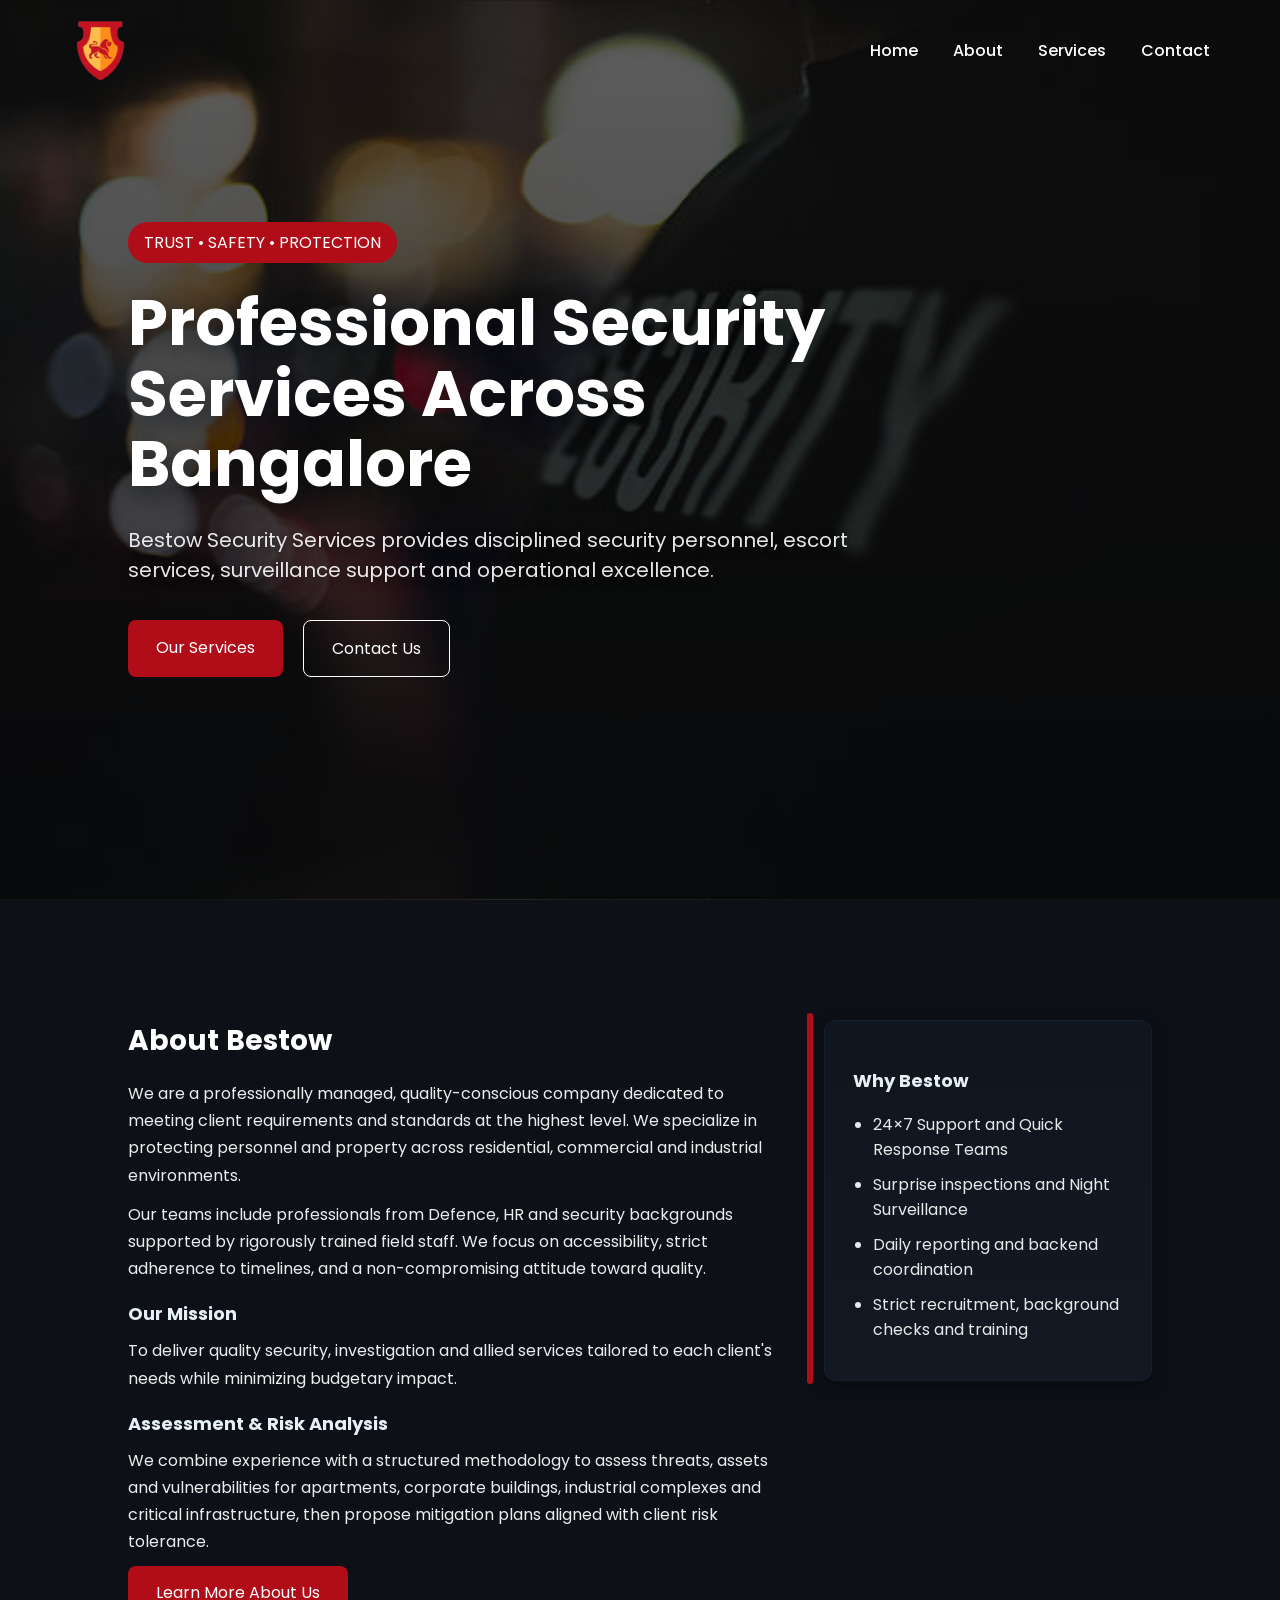
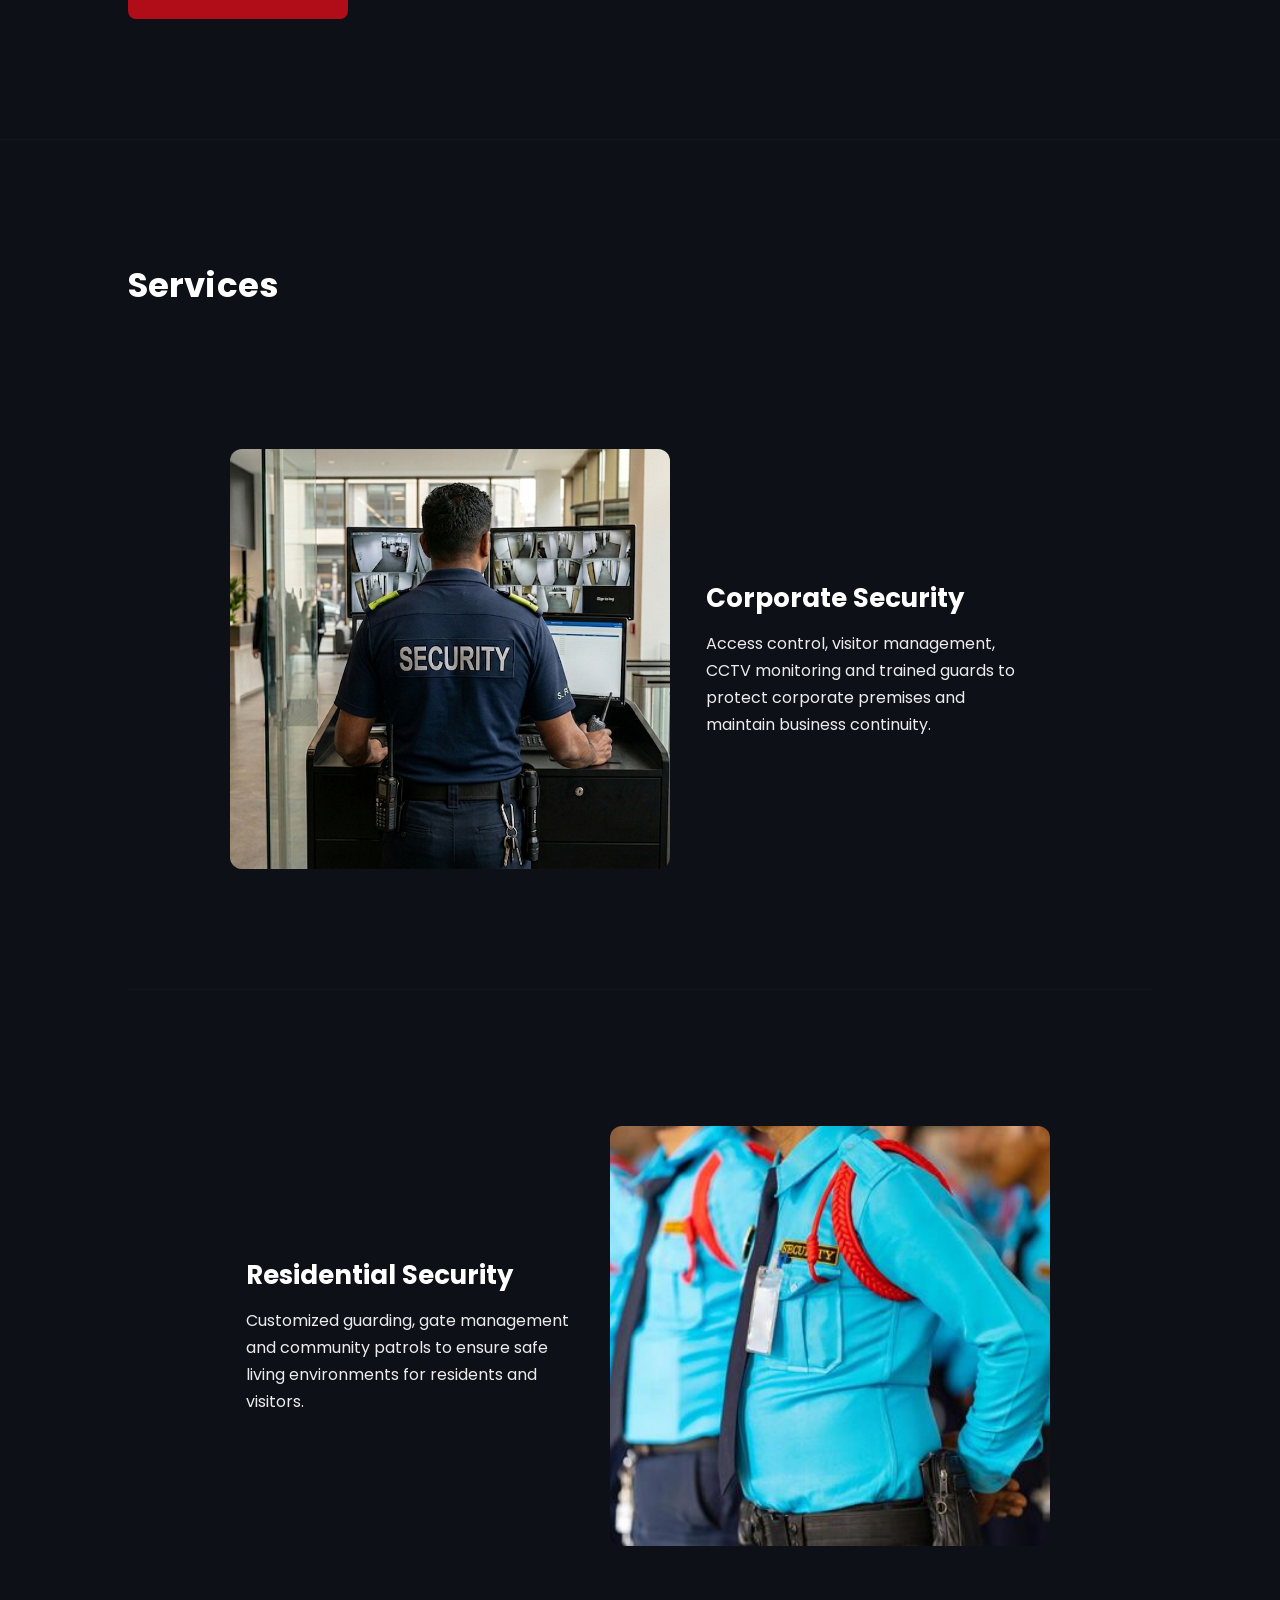
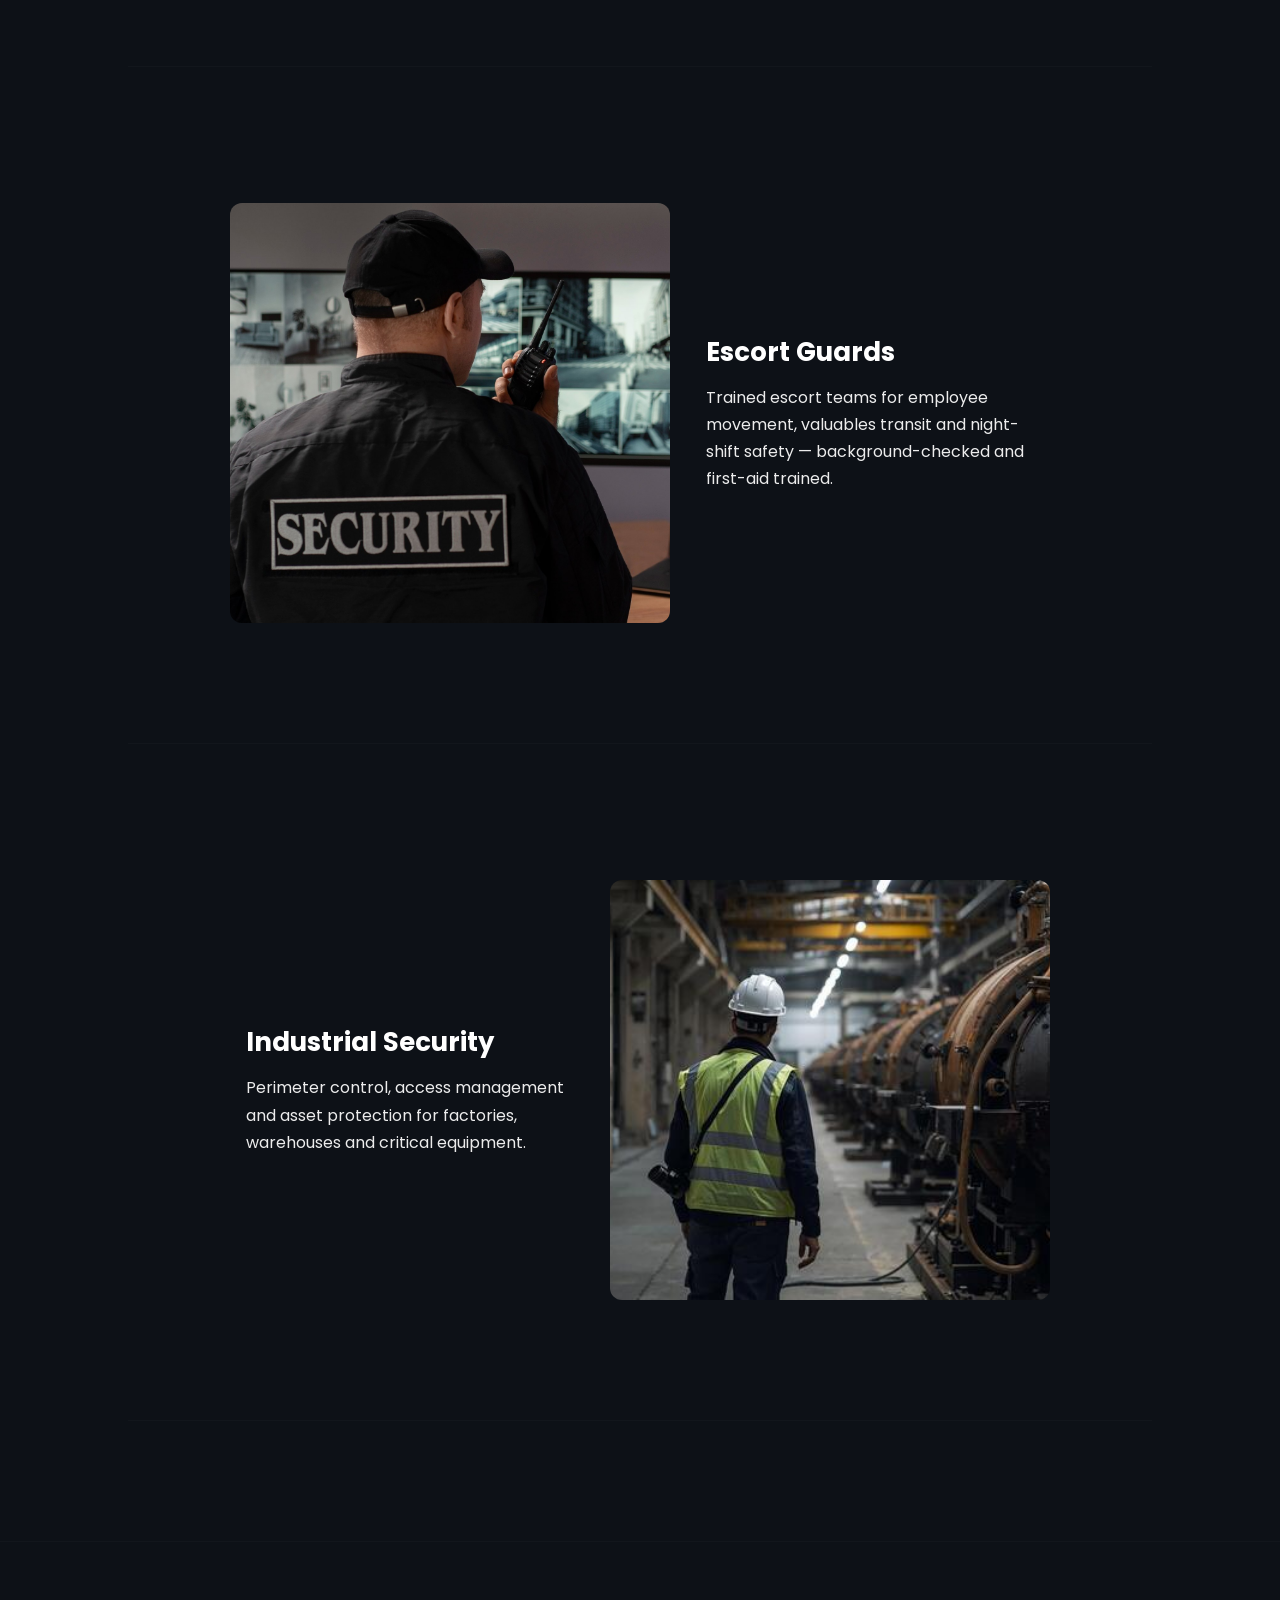
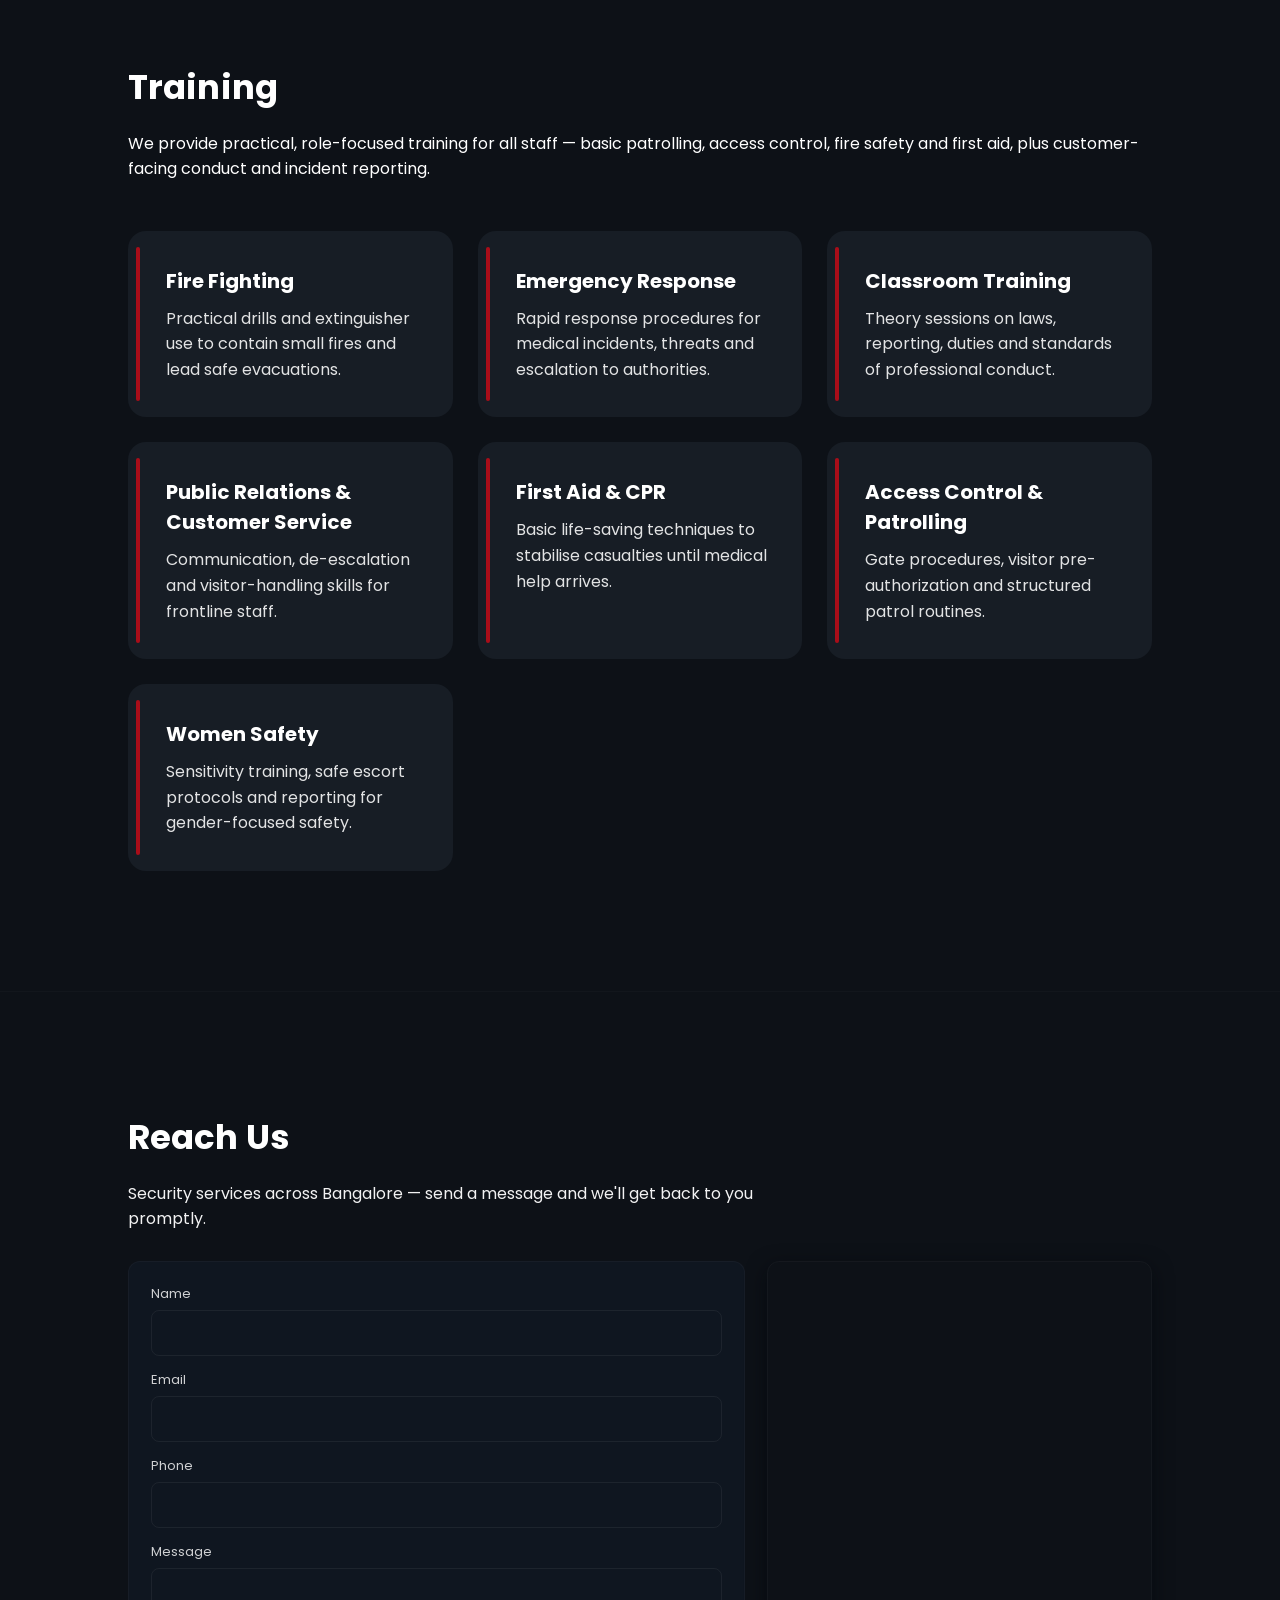
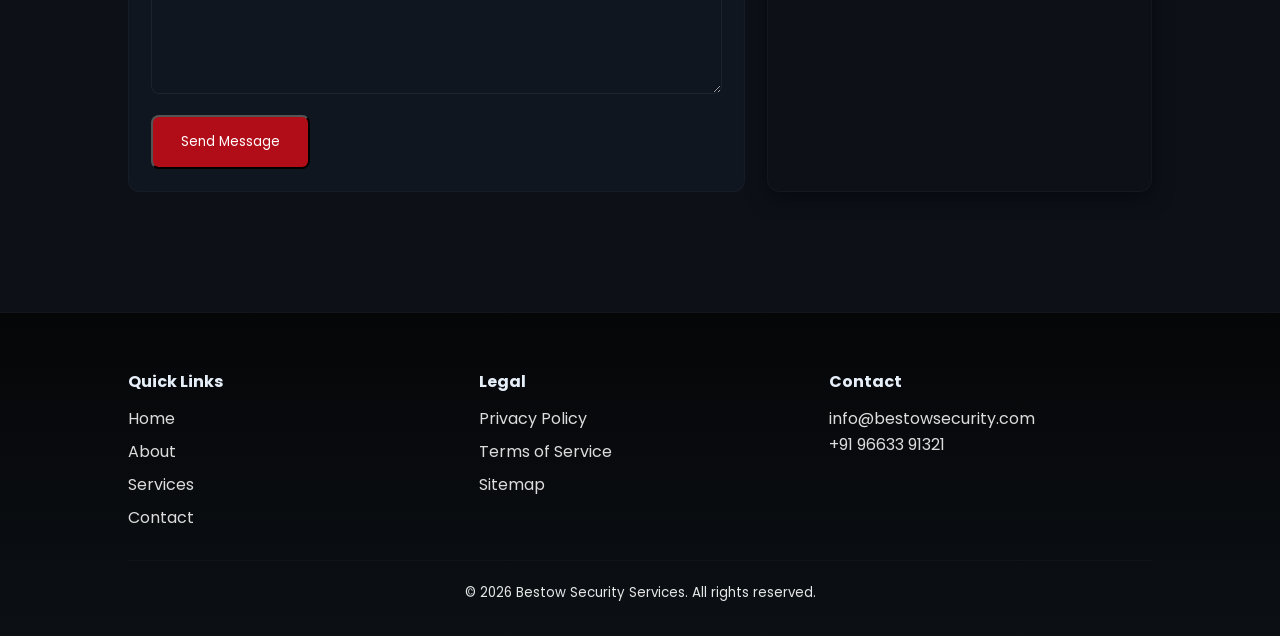
<file: index.html>
<!DOCTYPE html>
<html lang="en">
<head>
<meta charset="UTF-8">
<meta name="viewport" content="width=device-width,initial-scale=1">
<title>Bestow Security Services</title>

<link rel="preconnect" href="https://fonts.googleapis.com">
<link rel="preconnect" href="https://fonts.gstatic.com" crossorigin>

<link href="https://fonts.googleapis.com/css2?family=Poppins:wght@300;400;600;700;800&display=swap" rel="stylesheet">

<link rel="stylesheet" href="styles.css">
	<link rel="icon" href="assets/logo.png" type="image/png">

</head>

<body>

<nav id="navbar">

<div class="logo">

<a href="index.html"><img src="assets/logo.png" alt="Bestow Security Services"></a>

</div>

<ul>

<li><a href="index.html">Home</a></li>
<li><a href="about.html">About</a></li>
<li><a href="services.html">Services</a></li>
<li><a href="contact.html">Contact</a></li>

</ul>

</nav>


<section class="hero" id="home">

<div class="hero-content">

<span class="tag">
TRUST • SAFETY • PROTECTION
</span>

<h1>
Professional Security Services Across Bangalore
</h1>

<p>
Bestow Security Services provides disciplined security personnel, escort services, surveillance support and operational excellence.
</p>

<div class="hero-buttons">

<a href="#services" class="btn-red">
Our Services
</a>

<a href="contact.html" class="btn-outline">
Contact Us
</a>

</div>

</div>

</section>



<section id="about">

<div class="container split">

<div>

<h2>About Bestow</h2>

<p>
We are a professionally managed, quality-conscious company dedicated to meeting client requirements and standards at the highest level. We specialize in protecting personnel and property across residential, commercial and industrial environments.
</p>

<p>
Our teams include professionals from Defence, HR and security backgrounds supported by rigorously trained field staff. We focus on accessibility, strict adherence to timelines, and a non-compromising attitude toward quality.
</p>

<h3>Our Mission</h3>
<p>
To deliver quality security, investigation and allied services tailored to each client's needs while minimizing budgetary impact.
</p>

<h3>Assessment & Risk Analysis</h3>
<p>
We combine experience with a structured methodology to assess threats, assets and vulnerabilities for apartments, corporate buildings, industrial complexes and critical infrastructure, then propose mitigation plans aligned with client risk tolerance.
</p>

<p style="margin-top:24px">
<a href="about.html" class="btn-red">Learn More About Us</a>
</p>

</div>


<div class="about-card">

<h3>Why Bestow</h3>

<ul>
<li>24×7 Support and Quick Response Teams</li>
<li>Surprise inspections and Night Surveillance</li>
<li>Daily reporting and backend coordination</li>
<li>Strict recruitment, background checks and training</li>
</ul>

</div>

</div>

</section>



<section id="services">

<div class="container">

<h2>Services</h2>

<div class="services-spotlights">

	<section class="spotlight">
		<div class="image"><img src="assets/service-1.jpg" alt="Corporate Security"></div>
		<div class="content">
			<h3>Corporate Security</h3>
			<p>Access control, visitor management, CCTV monitoring and trained guards to protect corporate premises and maintain business continuity.</p>
		</div>
	</section>

	<section class="spotlight">
		<div class="image"><img src="assets/service-2.jpg" alt="Residential Security"></div>
		<div class="content">
			<h3>Residential Security</h3>
			<p>Customized guarding, gate management and community patrols to ensure safe living environments for residents and visitors.</p>
		</div>
	</section>

	<section class="spotlight">
		<div class="image"><img src="assets/service-3.jpg" alt="Escort Guards"></div>
		<div class="content">
			<h3>Escort Guards</h3>
			<p>Trained escort teams for employee movement, valuables transit and night-shift safety — background-checked and first-aid trained.</p>
		</div>
	</section>

	<section class="spotlight">
		<div class="image"><img src="assets/service-4.jpg" alt="Industrial Security"></div>
		<div class="content">
			<h3>Industrial Security</h3>
			<p>Perimeter control, access management and asset protection for factories, warehouses and critical equipment.</p>
		</div>
	</section>

	<!-- images are placeholders — drop your image files into assets/ with the same names -->

	</div>

	</div>

	</section>



<section id="training">

<div class="container">

<h2>Training</h2>

<p>We provide practical, role-focused training for all staff — basic patrolling, access control, fire safety and first aid, plus customer-facing conduct and incident reporting.</p>

<div class="grid">

<div class="service">
	<h3>Fire Fighting</h3>
	<p>Practical drills and extinguisher use to contain small fires and lead safe evacuations.</p>
</div>

<div class="service">
	<h3>Emergency Response</h3>
	<p>Rapid response procedures for medical incidents, threats and escalation to authorities.</p>
</div>

<div class="service">
	<h3>Classroom Training</h3>
	<p>Theory sessions on laws, reporting, duties and standards of professional conduct.</p>
</div>

<div class="service">
	<h3>Public Relations & Customer Service</h3>
	<p>Communication, de-escalation and visitor-handling skills for frontline staff.</p>
</div>

<div class="service">
	<h3>First Aid & CPR</h3>
	<p>Basic life-saving techniques to stabilise casualties until medical help arrives.</p>
</div>

<div class="service">
	<h3>Access Control & Patrolling</h3>
	<p>Gate procedures, visitor pre-authorization and structured patrol routines.</p>
</div>

<div class="service">
	<h3>Women Safety</h3>
	<p>Sensitivity training, safe escort protocols and reporting for gender-focused safety.</p>
</div>

</div>

</div>

</section>

<!-- 
<section id="operations">

<div class="container">

<h2>Operational Control & Reporting</h2>

<p>Operational control includes 24×7 support, surprise checks, daily visits, night surveillance and quick coordination from our backend teams. We provide daily reports by email and phone covering deployment status, incidents, patrolling and CCTV observations.</p>

<ul>
<li>Deployment Status and Daily Reports</li>
<li>Patrolling Reports and CCTV Observations</li>
<li>Visitor Management and Automated Gate Passes</li>
<li>Emergency Response and Disaster Management</li>
</ul>

</div>

</section> -->



<section id="contact">

	<div class="container">

		<h2>Reach Us</h2>

		<p class="section-intro">Security services across Bangalore — send a message and we'll get back to you promptly.</p>

		<div class="contact-grid">

			<form id="contactForm" class="contact-form" onsubmit="handleContactSubmit(event)">
				<label>
					<span>Name</span>
					<input type="text" id="contactName" name="name" required>
				</label>

				<label>
					<span>Email</span>
					<input type="email" id="contactEmail" name="email" required>
				</label>

				<label>
					<span>Phone</span>
					<input type="tel" id="contactPhone" name="phone">
				</label>

				<label>
					<span>Message</span>
					<textarea id="contactMessage" name="message" rows="5" required></textarea>
				</label>

				<div class="form-actions">
					<button type="submit" class="btn-red">Send Message</button>
				</div>
			</form>

			<div class="contact-map">
				<iframe src="https://www.google.com/maps/embed?pb=!1m18!1m12!1m3!1d3889.350358874384!2d77.645602!3d12.8851784!2m3!1f0!2f0!3f0!3m2!1i1024!2i768!4f13.1!3m3!1m2!1s0x3bae15393a5c3159%3A0xdf2a84eca231645b!2sBestow%20Security%20Services!5e0!3m2!1sen!2sin!4v1778945372345!5m2!1sen!2sin" style="border:0; width:100%; height:100%;" allowfullscreen="" loading="lazy" referrerpolicy="no-referrer-when-downgrade"></iframe>
			</div>

		</div>

	</div>

</section>


<footer class="site-footer">

	<div class="container footer-grid">

		<div class="footer-links">
			<h4>Quick Links</h4>
			<ul>
				<li><a href="index.html">Home</a></li>
				<li><a href="about.html">About</a></li>
				<li><a href="services.html">Services</a></li>
				<li><a href="contact.html">Contact</a></li>
			</ul>
		</div>

		<div class="footer-legal">
			<h4>Legal</h4>
			<ul>
				<li><a href="privacy.html">Privacy Policy</a></li>
				<li><a href="terms.html">Terms of Service</a></li>
				<li><a href="sitemap.html">Sitemap</a></li>
			</ul>
		</div>

		<div class="footer-contact">
			<h4>Contact</h4>
            <p><a href="mailto:info@bestowsecurity.com">info@bestowsecurity.com</a></p>
            <p><a href="tel:9663391321">+91 96633 91321</a></p>
		</div>

	</div>

	<div class="footer-bottom">
		<small>© <span id="currentYear"></span> Bestow Security Services. All rights reserved.</small>
	</div>

</footer>

<script>document.getElementById('currentYear').textContent = new Date().getFullYear();</script>

<script src="script.js"></script>

</body>
</html>
</file>
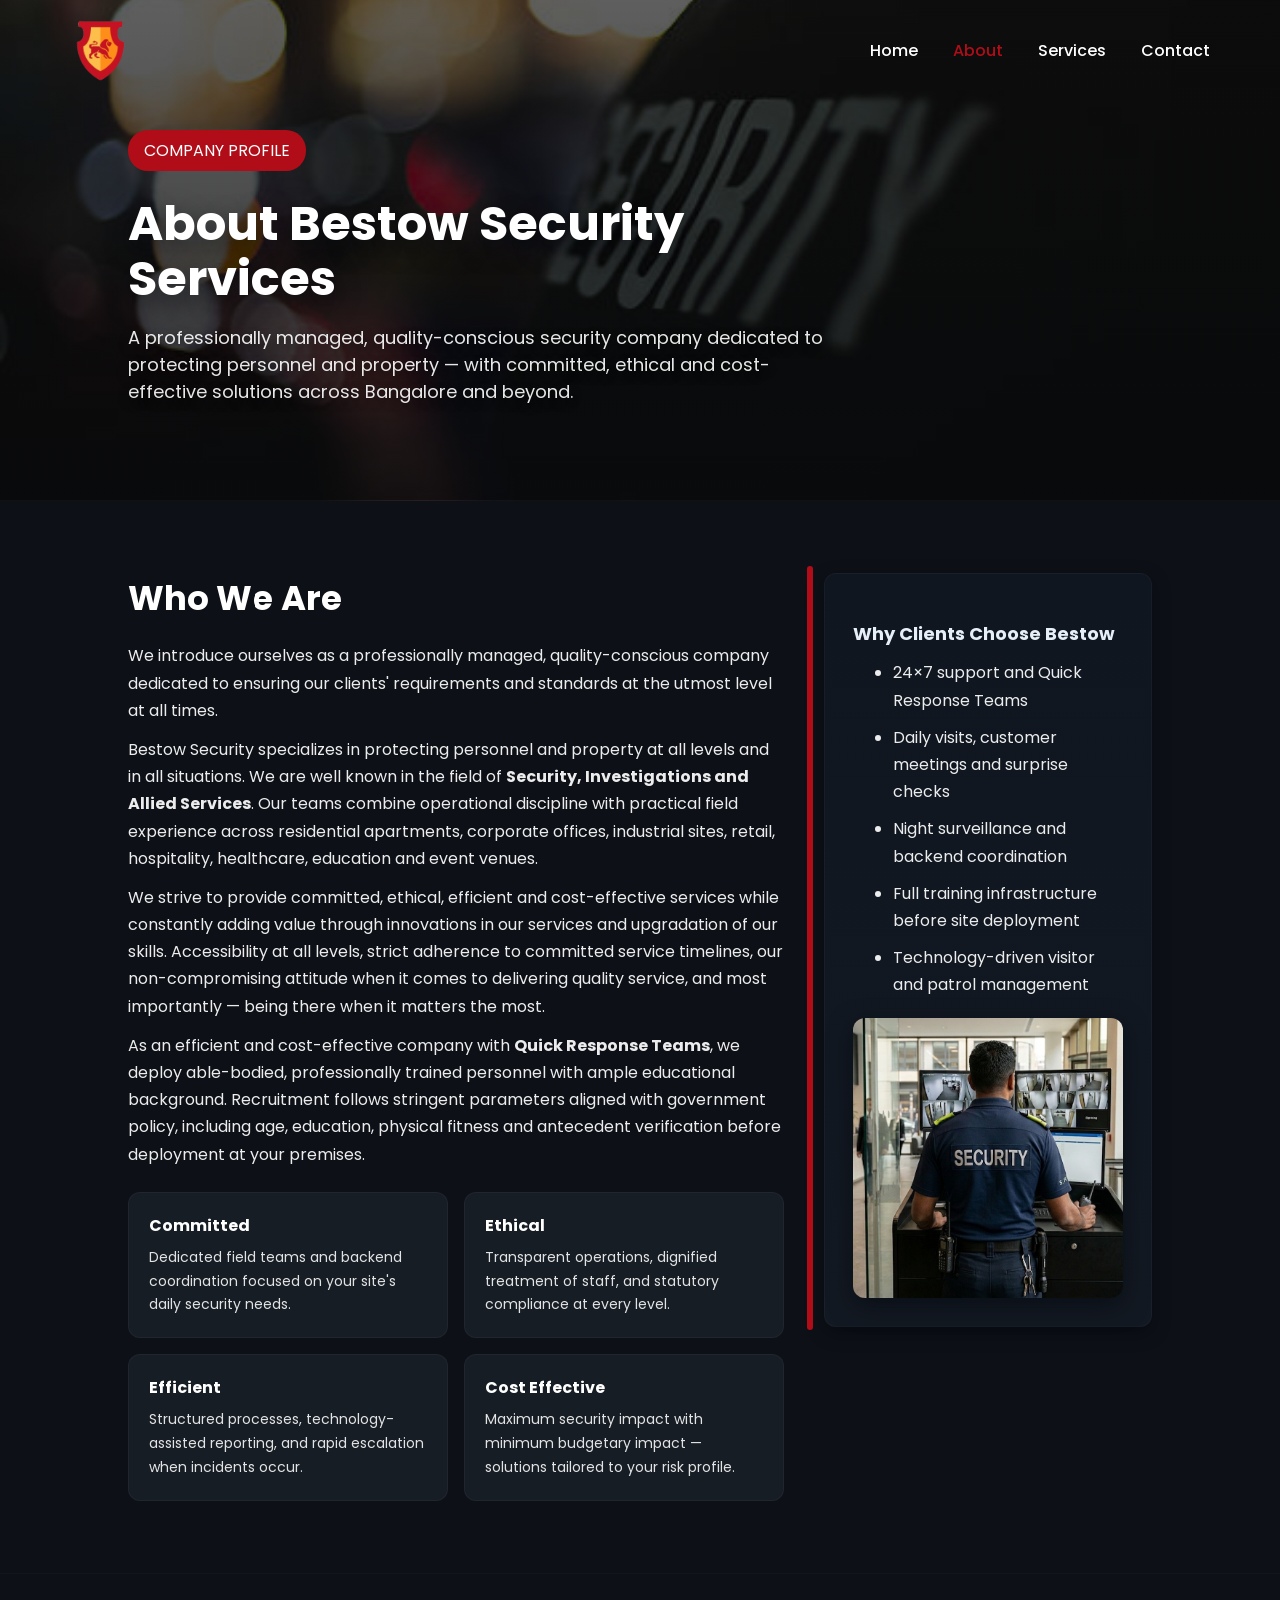
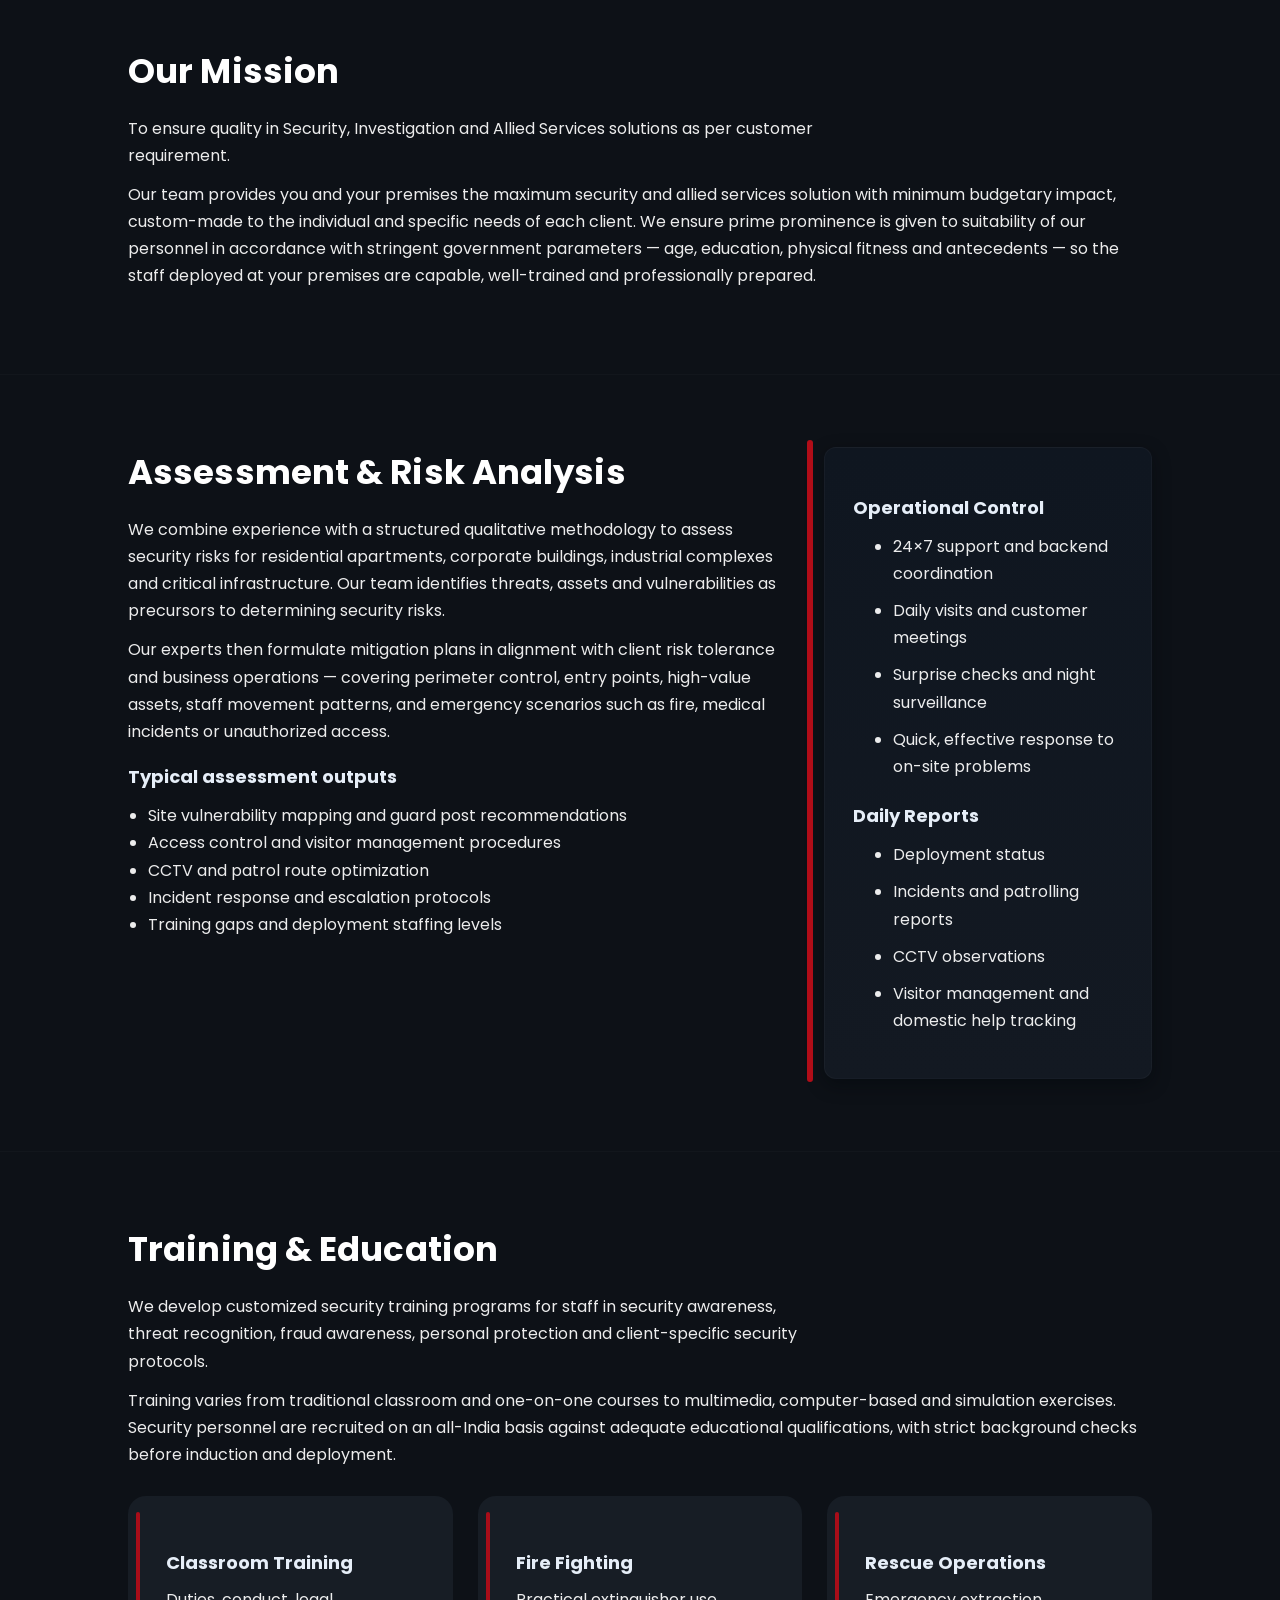
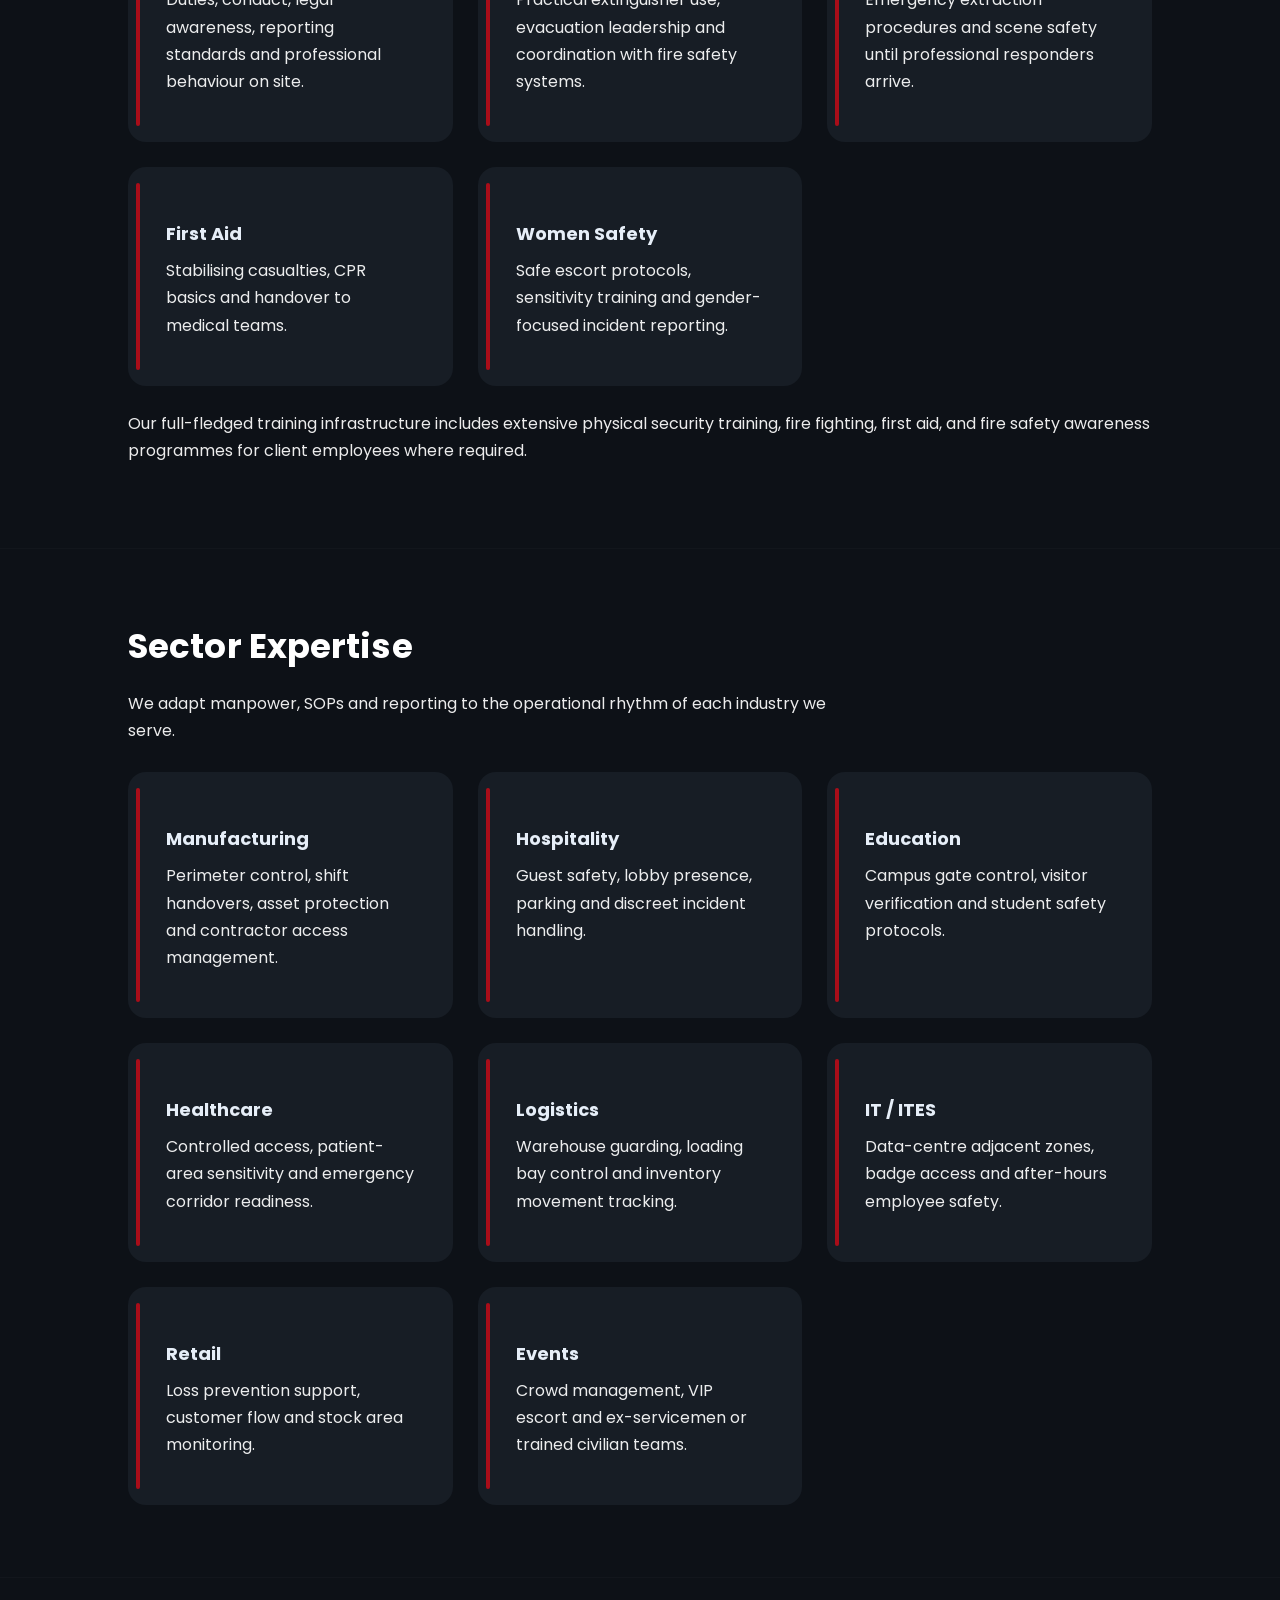
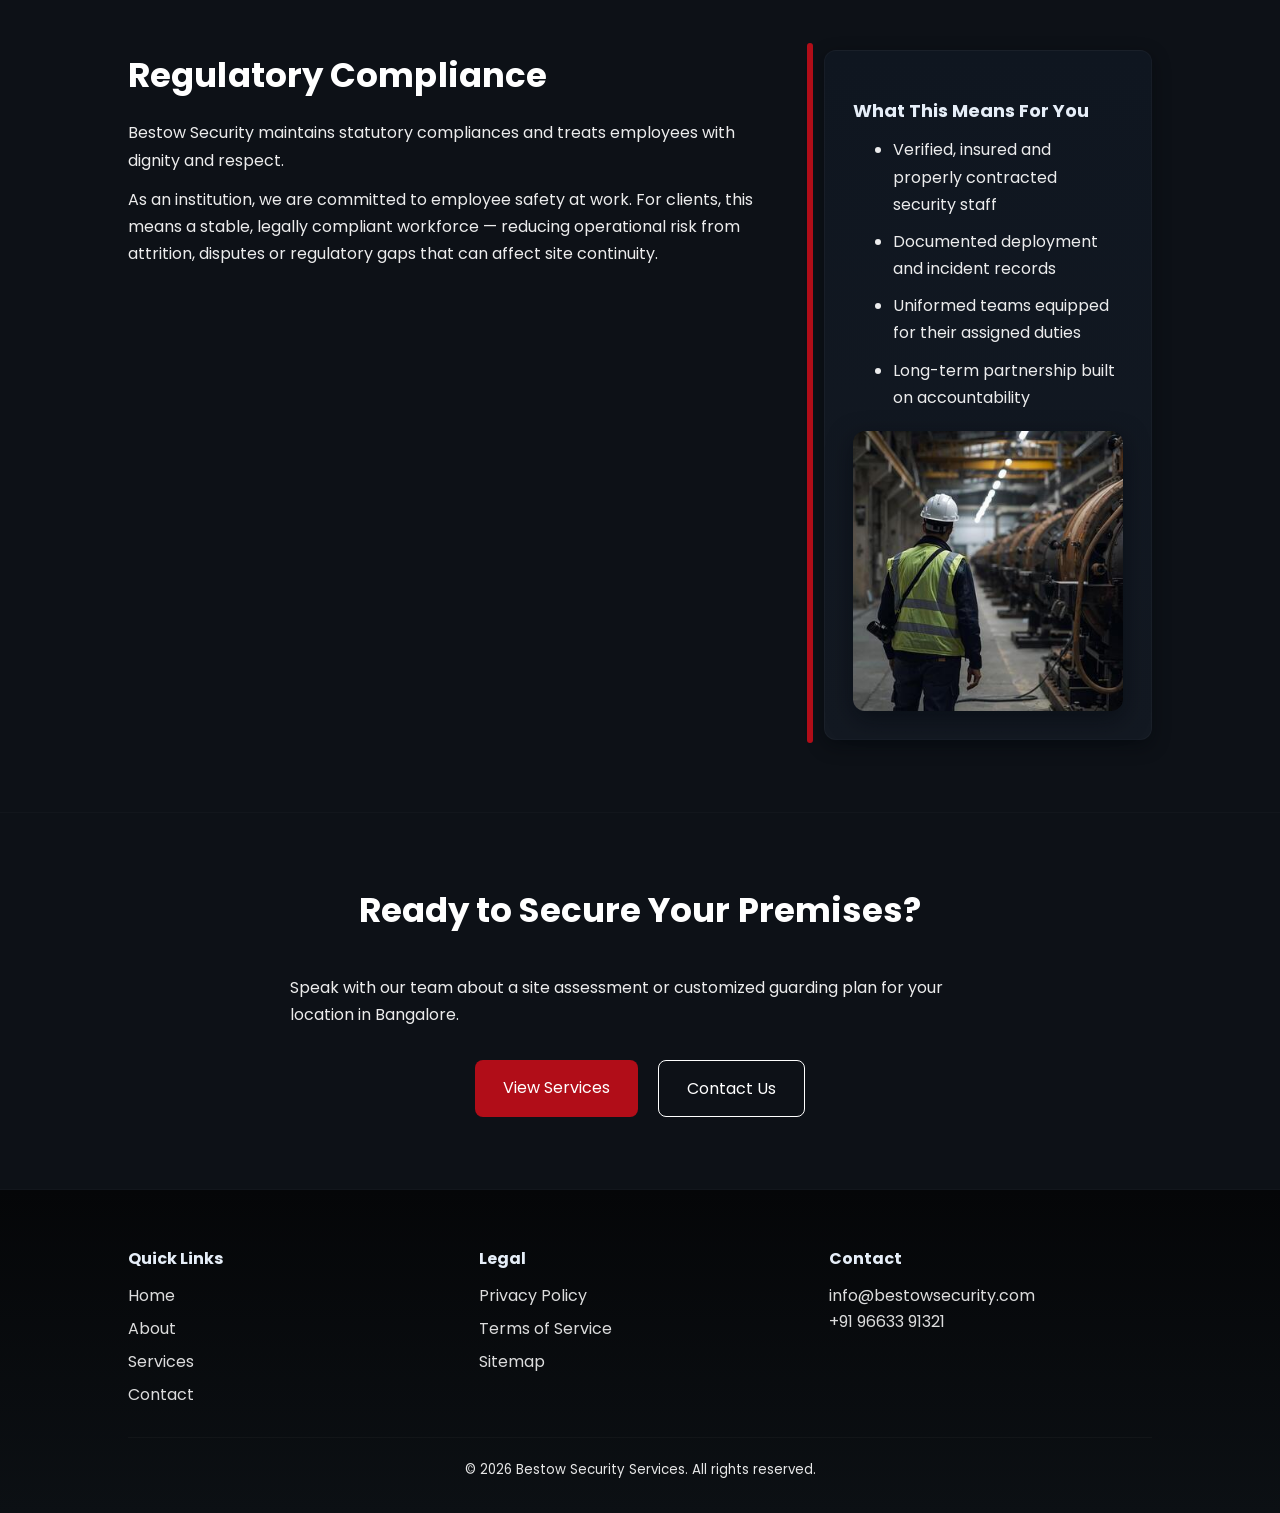
<file: about.html>
<!DOCTYPE html>
<html lang="en">
<head>
<meta charset="UTF-8">
<meta name="viewport" content="width=device-width,initial-scale=1">
<title>About Us | Bestow Security Services</title>
<link rel="preconnect" href="https://fonts.googleapis.com">
<link rel="preconnect" href="https://fonts.gstatic.com" crossorigin>
<link href="https://fonts.googleapis.com/css2?family=Poppins:wght@300;400;600;700;800&display=swap" rel="stylesheet">
<link rel="stylesheet" href="styles.css">
<link rel="icon" href="assets/logo.png" type="image/png">
</head>
<body>

<nav id="navbar">
<div class="logo">
<a href="index.html"><img src="assets/logo.png" alt="Bestow Security Services"></a>
</div>
<ul>
<li><a href="index.html">Home</a></li>
<li><a href="about.html" class="active">About</a></li>
<li><a href="services.html">Services</a></li>
<li><a href="contact.html">Contact</a></li>
</ul>
</nav>

<section class="hero page-hero">
<div class="hero-content">
<span class="tag">COMPANY PROFILE</span>
<h1>About Bestow Security Services</h1>
<p>A professionally managed, quality-conscious security company dedicated to protecting personnel and property — with committed, ethical and cost-effective solutions across Bangalore and beyond.</p>
</div>
</section>

<section class="about-page" id="profile">
<div class="container split">
<div>
<h2>Who We Are</h2>
<p class="section-intro">We introduce ourselves as a professionally managed, quality-conscious company dedicated to ensuring our clients' requirements and standards at the utmost level at all times.</p>
<p>Bestow Security specializes in protecting personnel and property at all levels and in all situations. We are well known in the field of <strong>Security, Investigations and Allied Services</strong>. Our teams combine operational discipline with practical field experience across residential apartments, corporate offices, industrial sites, retail, hospitality, healthcare, education and event venues.</p>
<p>We strive to provide committed, ethical, efficient and cost-effective services while constantly adding value through innovations in our services and upgradation of our skills. Accessibility at all levels, strict adherence to committed service timelines, our non-compromising attitude when it comes to delivering quality service, and most importantly — being there when it matters the most.</p>
<p>As an efficient and cost-effective company with <strong>Quick Response Teams</strong>, we deploy able-bodied, professionally trained personnel with ample educational background. Recruitment follows stringent parameters aligned with government policy, including age, education, physical fitness and antecedent verification before deployment at your premises.</p>
<div class="about-values">
<div class="value-card">
<h4>Committed</h4>
<p>Dedicated field teams and backend coordination focused on your site's daily security needs.</p>
</div>
<div class="value-card">
<h4>Ethical</h4>
<p>Transparent operations, dignified treatment of staff, and statutory compliance at every level.</p>
</div>
<div class="value-card">
<h4>Efficient</h4>
<p>Structured processes, technology-assisted reporting, and rapid escalation when incidents occur.</p>
</div>
<div class="value-card">
<h4>Cost Effective</h4>
<p>Maximum security impact with minimum budgetary impact — solutions tailored to your risk profile.</p>
</div>
</div>
</div>
<div class="about-card">
<h3>Why Clients Choose Bestow</h3>
<ul>
<li>24×7 support and Quick Response Teams</li>
<li>Daily visits, customer meetings and surprise checks</li>
<li>Night surveillance and backend coordination</li>
<li>Full training infrastructure before site deployment</li>
<li>Technology-driven visitor and patrol management</li>
</ul>
<div class="about-image">
<img src="assets/service-1.jpg" alt="Professional security team at a corporate site">
</div>
</div>
</div>
</section>

<section class="about-page" id="mission">
<div class="container">
<h2>Our Mission</h2>
<p class="section-intro">To ensure quality in Security, Investigation and Allied Services solutions as per customer requirement.</p>
<p>Our team provides you and your premises the maximum security and allied services solution with minimum budgetary impact, custom-made to the individual and specific needs of each client. We ensure prime prominence is given to suitability of our personnel in accordance with stringent government parameters — age, education, physical fitness and antecedents — so the staff deployed at your premises are capable, well-trained and professionally prepared.</p>
</div>
</section>

<section class="about-page" id="risk">
<div class="container split">
<div>
<h2>Assessment &amp; Risk Analysis</h2>
<p>We combine experience with a structured qualitative methodology to assess security risks for residential apartments, corporate buildings, industrial complexes and critical infrastructure. Our team identifies threats, assets and vulnerabilities as precursors to determining security risks.</p>
<p>Our experts then formulate mitigation plans in alignment with client risk tolerance and business operations — covering perimeter control, entry points, high-value assets, staff movement patterns, and emergency scenarios such as fire, medical incidents or unauthorized access.</p>
<h3>Typical assessment outputs</h3>
<ul>
<li>Site vulnerability mapping and guard post recommendations</li>
<li>Access control and visitor management procedures</li>
<li>CCTV and patrol route optimization</li>
<li>Incident response and escalation protocols</li>
<li>Training gaps and deployment staffing levels</li>
</ul>
</div>
<div class="about-card">
<h3>Operational Control</h3>
<ul>
<li>24×7 support and backend coordination</li>
<li>Daily visits and customer meetings</li>
<li>Surprise checks and night surveillance</li>
<li>Quick, effective response to on-site problems</li>
</ul>
<h3>Daily Reports</h3>
<ul>
<li>Deployment status</li>
<li>Incidents and patrolling reports</li>
<li>CCTV observations</li>
<li>Visitor management and domestic help tracking</li>
</ul>
</div>
</div>
</section>

<section class="about-page" id="training">
<div class="container">
<h2>Training &amp; Education</h2>
<p class="section-intro">We develop customized security training programs for staff in security awareness, threat recognition, fraud awareness, personal protection and client-specific security protocols.</p>
<p>Training varies from traditional classroom and one-on-one courses to multimedia, computer-based and simulation exercises. Security personnel are recruited on an all-India basis against adequate educational qualifications, with strict background checks before induction and deployment.</p>
<div class="grid">
<div class="service">
<h3>Classroom Training</h3>
<p>Duties, conduct, legal awareness, reporting standards and professional behaviour on site.</p>
</div>
<div class="service">
<h3>Fire Fighting</h3>
<p>Practical extinguisher use, evacuation leadership and coordination with fire safety systems.</p>
</div>
<div class="service">
<h3>Rescue Operations</h3>
<p>Emergency extraction procedures and scene safety until professional responders arrive.</p>
</div>
<div class="service">
<h3>First Aid</h3>
<p>Stabilising casualties, CPR basics and handover to medical teams.</p>
</div>
<div class="service">
<h3>Women Safety</h3>
<p>Safe escort protocols, sensitivity training and gender-focused incident reporting.</p>
</div>
</div>
<p class="about-note">Our full-fledged training infrastructure includes extensive physical security training, fire fighting, first aid, and fire safety awareness programmes for client employees where required.</p>
</div>
</section>

<section class="about-page" id="industries">
<div class="container">
<h2>Sector Expertise</h2>
<p class="section-intro">We adapt manpower, SOPs and reporting to the operational rhythm of each industry we serve.</p>
<div class="grid">
<div class="service"><h3>Manufacturing</h3><p>Perimeter control, shift handovers, asset protection and contractor access management.</p></div>
<div class="service"><h3>Hospitality</h3><p>Guest safety, lobby presence, parking and discreet incident handling.</p></div>
<div class="service"><h3>Education</h3><p>Campus gate control, visitor verification and student safety protocols.</p></div>
<div class="service"><h3>Healthcare</h3><p>Controlled access, patient-area sensitivity and emergency corridor readiness.</p></div>
<div class="service"><h3>Logistics</h3><p>Warehouse guarding, loading bay control and inventory movement tracking.</p></div>
<div class="service"><h3>IT / ITES</h3><p>Data-centre adjacent zones, badge access and after-hours employee safety.</p></div>
<div class="service"><h3>Retail</h3><p>Loss prevention support, customer flow and stock area monitoring.</p></div>
<div class="service"><h3>Events</h3><p>Crowd management, VIP escort and ex-servicemen or trained civilian teams.</p></div>
</div>
</div>
</section>

<section class="about-page" id="compliance">
<div class="container split">
<div>
<h2>Regulatory Compliance</h2>
<p>Bestow Security maintains statutory compliances and treats employees with dignity and respect.</p>
<p>As an institution, we are committed to employee safety at work. For clients, this means a stable, legally compliant workforce — reducing operational risk from attrition, disputes or regulatory gaps that can affect site continuity.</p>
</div>
<div class="about-card">
<h3>What This Means For You</h3>
<ul>
<li>Verified, insured and properly contracted security staff</li>
<li>Documented deployment and incident records</li>
<li>Uniformed teams equipped for their assigned duties</li>
<li>Long-term partnership built on accountability</li>
</ul>
<div class="about-image">
<img src="assets/service-4.jpg" alt="Industrial security and compliance-ready operations">
</div>
</div>
</div>
</section>

<section class="about-page">
<div class="container center">
<h2>Ready to Secure Your Premises?</h2>
<p class="section-intro">Speak with our team about a site assessment or customized guarding plan for your location in Bangalore.</p>
<div class="hero-buttons hero-buttons--center">
<a href="index.html#services" class="btn-red">View Services</a>
<a href="contact.html" class="btn-outline">Contact Us</a>
</div>
</div>
</section>

<footer class="site-footer">
<div class="container footer-grid">
<div class="footer-links">
<h4>Quick Links</h4>
<ul>
<li><a href="index.html">Home</a></li>
<li><a href="about.html">About</a></li>
<li><a href="services.html">Services</a></li>
<li><a href="contact.html">Contact</a></li>
</ul>
</div>
<div class="footer-legal">
<h4>Legal</h4>
<ul>
<li><a href="privacy.html">Privacy Policy</a></li>
<li><a href="terms.html">Terms of Service</a></li>
<li><a href="sitemap.html">Sitemap</a></li>
</ul>
</div>
<div class="footer-contact">
<h4>Contact</h4>
<p><a href="mailto:info@bestowsecurity.com">info@bestowsecurity.com</a></p>
<p><a href="tel:9663391321">+91 96633 91321</a></p>
</div>
</div>
<div class="footer-bottom">
<small>© <span id="currentYear"></span> Bestow Security Services. All rights reserved.</small>
</div>
</footer>

<script>document.getElementById('currentYear').textContent = new Date().getFullYear();</script>
<script src="script.js"></script>
</body>
</html>
</file>
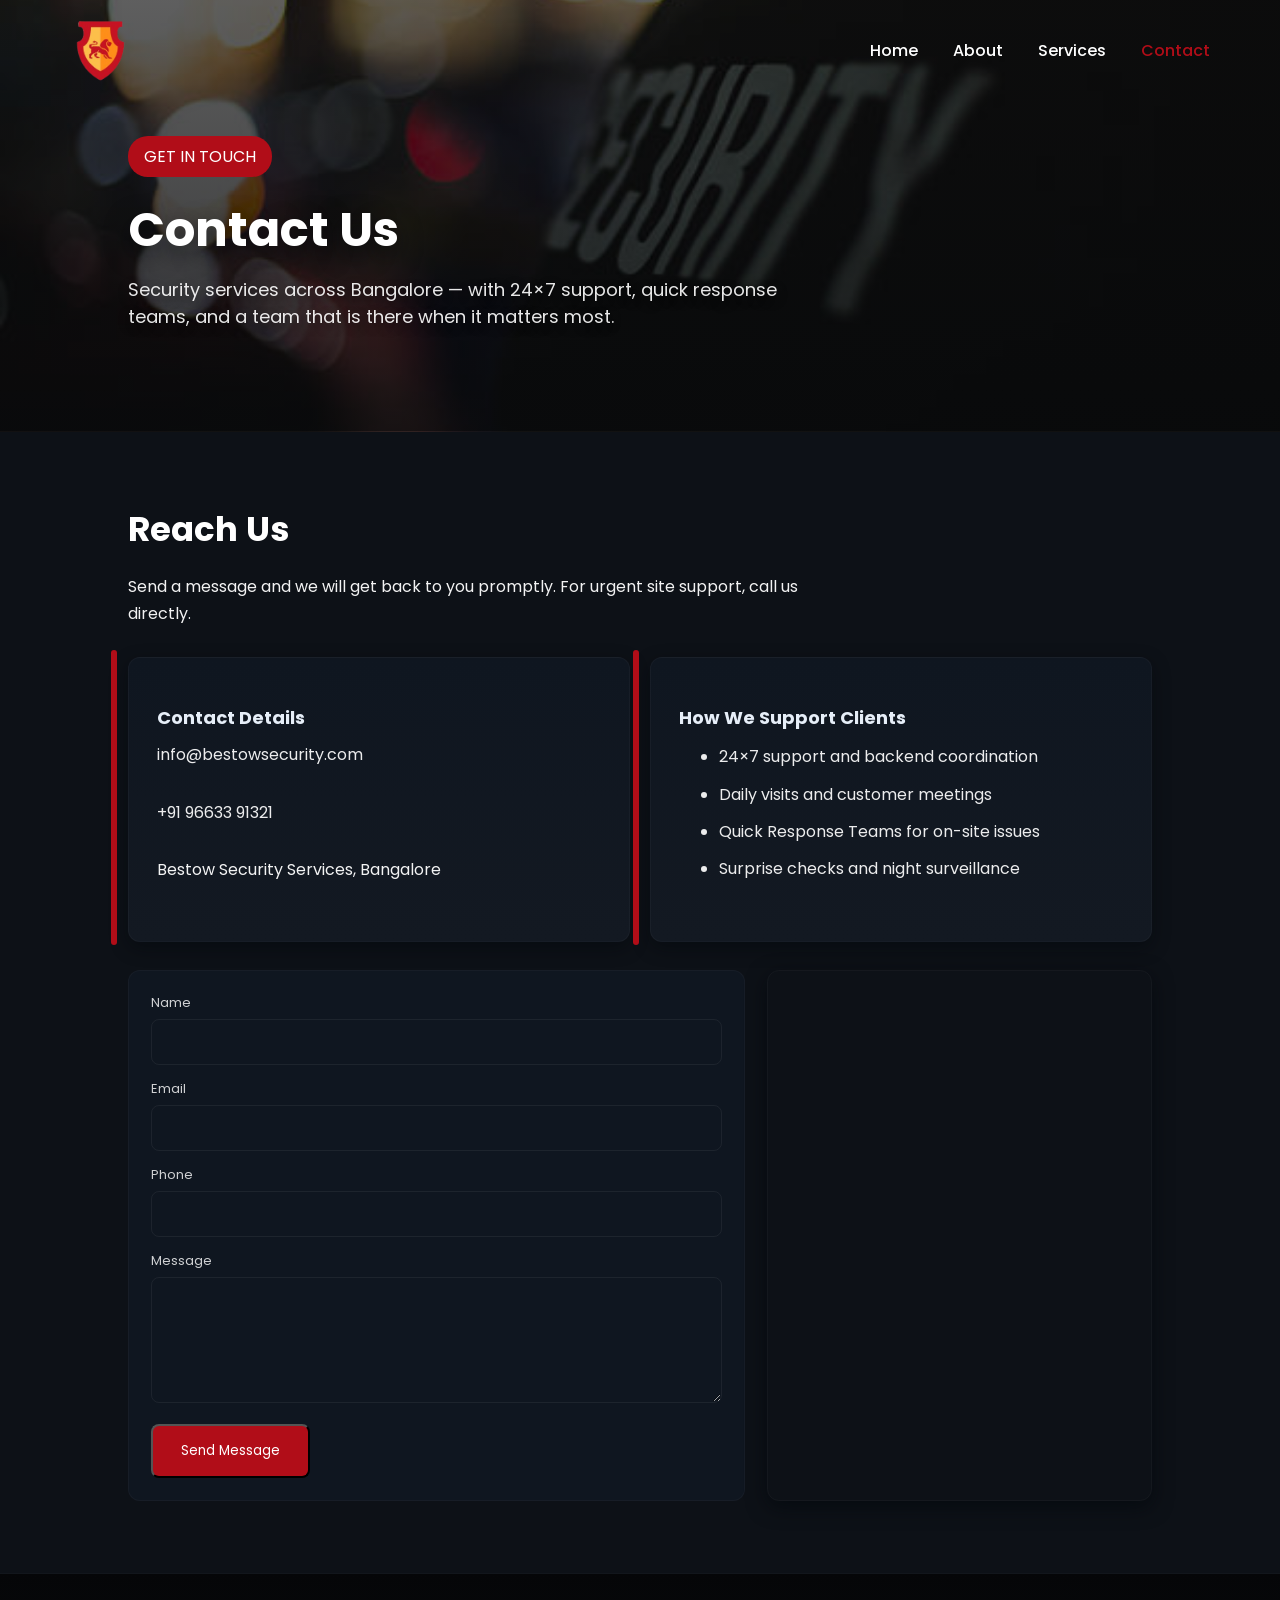
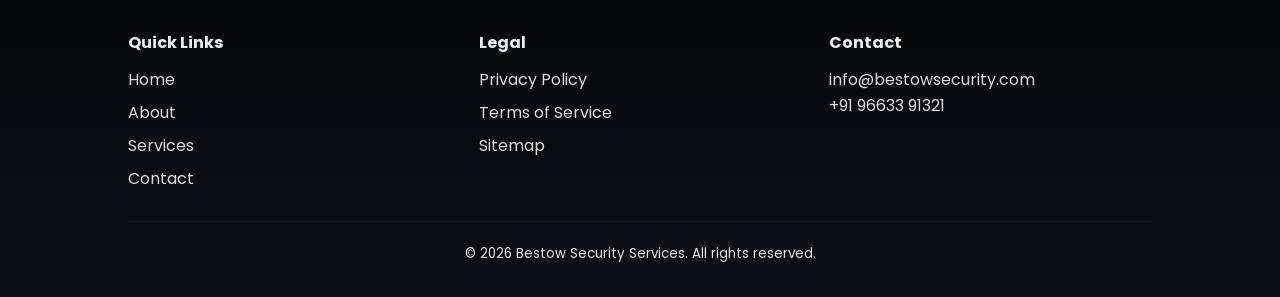
<file: contact.html>
<!DOCTYPE html>
<html lang="en">
<head>
<meta charset="UTF-8">
<meta name="viewport" content="width=device-width,initial-scale=1">
<title>Contact | Bestow Security Services</title>
<link rel="preconnect" href="https://fonts.googleapis.com">
<link rel="preconnect" href="https://fonts.gstatic.com" crossorigin>
<link href="https://fonts.googleapis.com/css2?family=Poppins:wght@300;400;600;700;800&display=swap" rel="stylesheet">
<link rel="stylesheet" href="styles.css">
<link rel="icon" href="assets/logo.png" type="image/png">
</head>
<body>

<nav id="navbar">
<div class="logo">
<a href="index.html"><img src="assets/logo.png" alt="Bestow Security Services"></a>
</div>
<ul>
<li><a href="index.html">Home</a></li>
<li><a href="about.html">About</a></li>
<li><a href="services.html">Services</a></li>
<li><a href="contact.html" class="active">Contact</a></li>
</ul>
</nav>

<section class="hero page-hero">
<div class="hero-content">
<span class="tag">GET IN TOUCH</span>
<h1>Contact Us</h1>
<p>Security services across Bangalore — with 24&times;7 support, quick response teams, and a team that is there when it matters most.</p>
</div>
</section>

<section class="about-page" id="contact">
<div class="container">

<h2>Reach Us</h2>
<p class="section-intro">Send a message and we will get back to you promptly. For urgent site support, call us directly.</p>

<div class="contact-details">
<div class="about-card">
<h3>Contact Details</h3>
<p><a href="mailto:info@bestowsecurity.com">info@bestowsecurity.com</a></p>
<p><a href="tel:9663391321">+91 96633 91321</a></p>
<p>Bestow Security Services, Bangalore</p>
</div>
<div class="about-card">
<h3>How We Support Clients</h3>
<ul>
<li>24&times;7 support and backend coordination</li>
<li>Daily visits and customer meetings</li>
<li>Quick Response Teams for on-site issues</li>
<li>Surprise checks and night surveillance</li>
</ul>
</div>
</div>

<div class="contact-grid">
<form id="contactForm" class="contact-form" onsubmit="handleContactSubmit(event)">
<label>
<span>Name</span>
<input type="text" id="contactName" name="name" required>
</label>
<label>
<span>Email</span>
<input type="email" id="contactEmail" name="email" required>
</label>
<label>
<span>Phone</span>
<input type="tel" id="contactPhone" name="phone">
</label>
<label>
<span>Message</span>
<textarea id="contactMessage" name="message" rows="5" required></textarea>
</label>
<div class="form-actions">
<button type="submit" class="btn-red">Send Message</button>
</div>
</form>
<div class="contact-map">
<iframe src="https://www.google.com/maps/embed?pb=!1m18!1m12!1m3!1d3889.350358874384!2d77.645602!3d12.8851784!2m3!1f0!2f0!3f0!3m2!1i1024!2i768!4f13.1!3m3!1m2!1s0x3bae15393a5c3159%3A0xdf2a84eca231645b!2sBestow%20Security%20Services!5e0!3m2!1sen!2sin!4v1778945372345!5m2!1sen!2sin" style="border:0;width:100%;height:100%;" allowfullscreen="" loading="lazy" referrerpolicy="no-referrer-when-downgrade"></iframe>
</div>
</div>

</div>
</section>

<footer class="site-footer">
<div class="container footer-grid">
<div class="footer-links">
<h4>Quick Links</h4>
<ul>
<li><a href="index.html">Home</a></li>
<li><a href="about.html">About</a></li>
<li><a href="services.html">Services</a></li>
<li><a href="contact.html">Contact</a></li>
</ul>
</div>
<div class="footer-legal">
<h4>Legal</h4>
<ul>
<li><a href="privacy.html">Privacy Policy</a></li>
<li><a href="terms.html">Terms of Service</a></li>
<li><a href="sitemap.html">Sitemap</a></li>
</ul>
</div>
<div class="footer-contact">
<h4>Contact</h4>
<p><a href="mailto:info@bestowsecurity.com">info@bestowsecurity.com</a></p>
<p><a href="tel:9663391321">+91 96633 91321</a></p>
</div>
</div>
<div class="footer-bottom">
<small>&copy; <span id="currentYear"></span> Bestow Security Services. All rights reserved.</small>
</div>
</footer>

<script>document.getElementById('currentYear').textContent = new Date().getFullYear();</script>
<script src="script.js"></script>
</body>
</html>
</file>
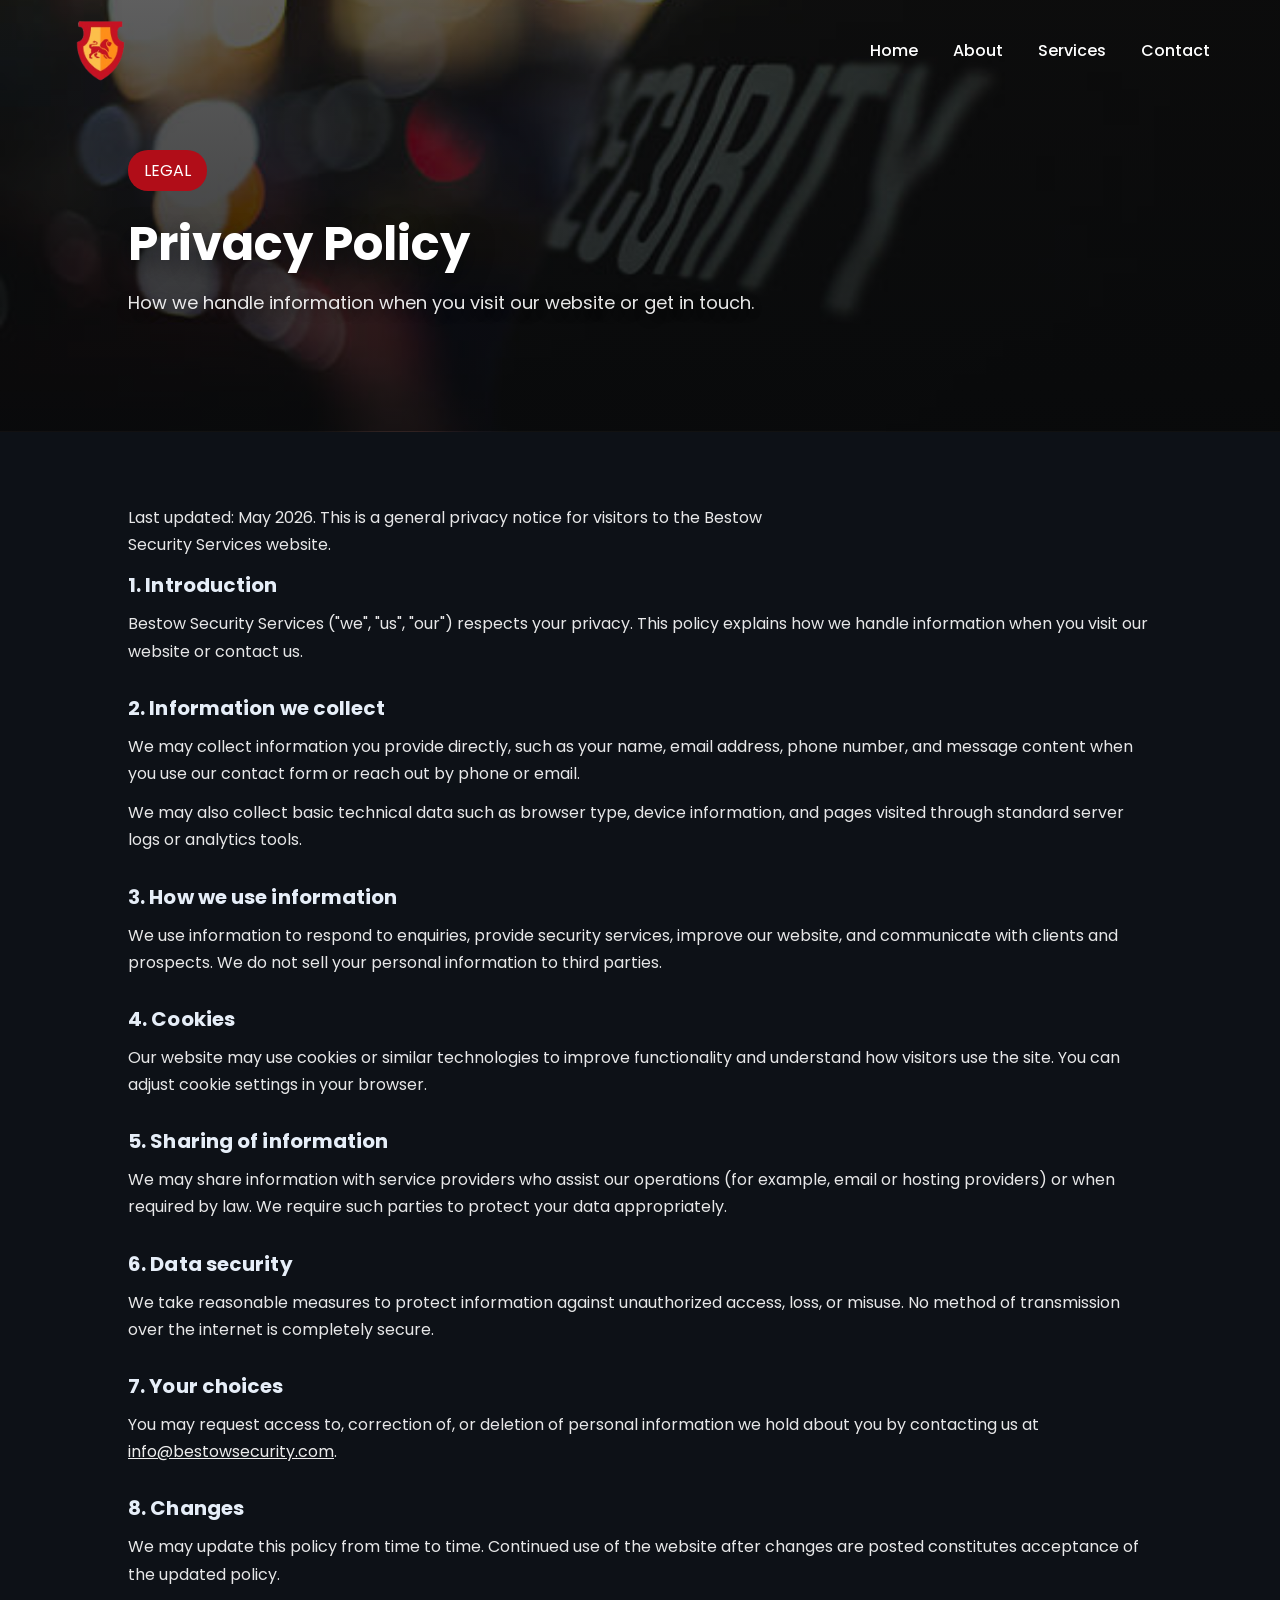
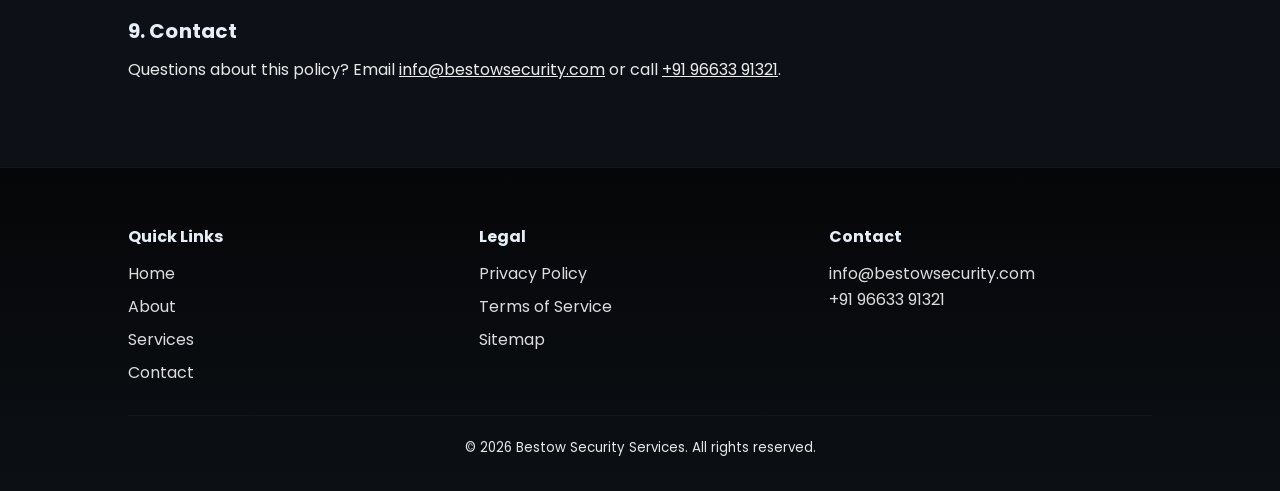
<file: privacy.html>
<!DOCTYPE html>
<html lang="en">
<head>
<meta charset="UTF-8">
<meta name="viewport" content="width=device-width,initial-scale=1">
<title>Privacy Policy | Bestow Security Services</title>
<link rel="preconnect" href="https://fonts.googleapis.com">
<link rel="preconnect" href="https://fonts.gstatic.com" crossorigin>
<link href="https://fonts.googleapis.com/css2?family=Poppins:wght@300;400;600;700;800&display=swap" rel="stylesheet">
<link rel="stylesheet" href="styles.css">
<link rel="icon" href="assets/logo.png" type="image/png">
</head>
<body>

<nav id="navbar">
<div class="logo">
<a href="index.html"><img src="assets/logo.png" alt="Bestow Security Services"></a>
</div>
<ul>
<li><a href="index.html">Home</a></li>
<li><a href="about.html">About</a></li>
<li><a href="services.html">Services</a></li>
<li><a href="contact.html">Contact</a></li>
</ul>
</nav>

<section class="hero page-hero">
<div class="hero-content">
<span class="tag">LEGAL</span>
<h1>Privacy Policy</h1>
<p>How we handle information when you visit our website or get in touch.</p>
</div>
</section>

<section class="about-page legal-page">
<div class="container legal-content">

<p class="section-intro">Last updated: May 2026. This is a general privacy notice for visitors to the Bestow Security Services website.</p>

<h2>1. Introduction</h2>
<p>Bestow Security Services (&quot;we&quot;, &quot;us&quot;, &quot;our&quot;) respects your privacy. This policy explains how we handle information when you visit our website or contact us.</p>

<h2>2. Information we collect</h2>
<p>We may collect information you provide directly, such as your name, email address, phone number, and message content when you use our contact form or reach out by phone or email.</p>
<p>We may also collect basic technical data such as browser type, device information, and pages visited through standard server logs or analytics tools.</p>

<h2>3. How we use information</h2>
<p>We use information to respond to enquiries, provide security services, improve our website, and communicate with clients and prospects. We do not sell your personal information to third parties.</p>

<h2>4. Cookies</h2>
<p>Our website may use cookies or similar technologies to improve functionality and understand how visitors use the site. You can adjust cookie settings in your browser.</p>

<h2>5. Sharing of information</h2>
<p>We may share information with service providers who assist our operations (for example, email or hosting providers) or when required by law. We require such parties to protect your data appropriately.</p>

<h2>6. Data security</h2>
<p>We take reasonable measures to protect information against unauthorized access, loss, or misuse. No method of transmission over the internet is completely secure.</p>

<h2>7. Your choices</h2>
<p>You may request access to, correction of, or deletion of personal information we hold about you by contacting us at <a href="mailto:info@bestowsecurity.com">info@bestowsecurity.com</a>.</p>

<h2>8. Changes</h2>
<p>We may update this policy from time to time. Continued use of the website after changes are posted constitutes acceptance of the updated policy.</p>

<h2>9. Contact</h2>
<p>Questions about this policy? Email <a href="mailto:info@bestowsecurity.com">info@bestowsecurity.com</a> or call <a href="tel:9663391321">+91 96633 91321</a>.</p>

</div>
</section>

<footer class="site-footer">
<div class="container footer-grid">
<div class="footer-links">
<h4>Quick Links</h4>
<ul>
<li><a href="index.html">Home</a></li>
<li><a href="about.html">About</a></li>
<li><a href="services.html">Services</a></li>
<li><a href="contact.html">Contact</a></li>
</ul>
</div>
<div class="footer-legal">
<h4>Legal</h4>
<ul>
<li><a href="privacy.html">Privacy Policy</a></li>
<li><a href="terms.html">Terms of Service</a></li>
<li><a href="sitemap.html">Sitemap</a></li>
</ul>
</div>
<div class="footer-contact">
<h4>Contact</h4>
<p><a href="mailto:info@bestowsecurity.com">info@bestowsecurity.com</a></p>
<p><a href="tel:9663391321">+91 96633 91321</a></p>
</div>
</div>
<div class="footer-bottom">
<small>&copy; <span id="currentYear"></span> Bestow Security Services. All rights reserved.</small>
</div>
</footer>

<script>document.getElementById('currentYear').textContent = new Date().getFullYear();</script>
<script src="script.js"></script>
</body>
</html>
</file>
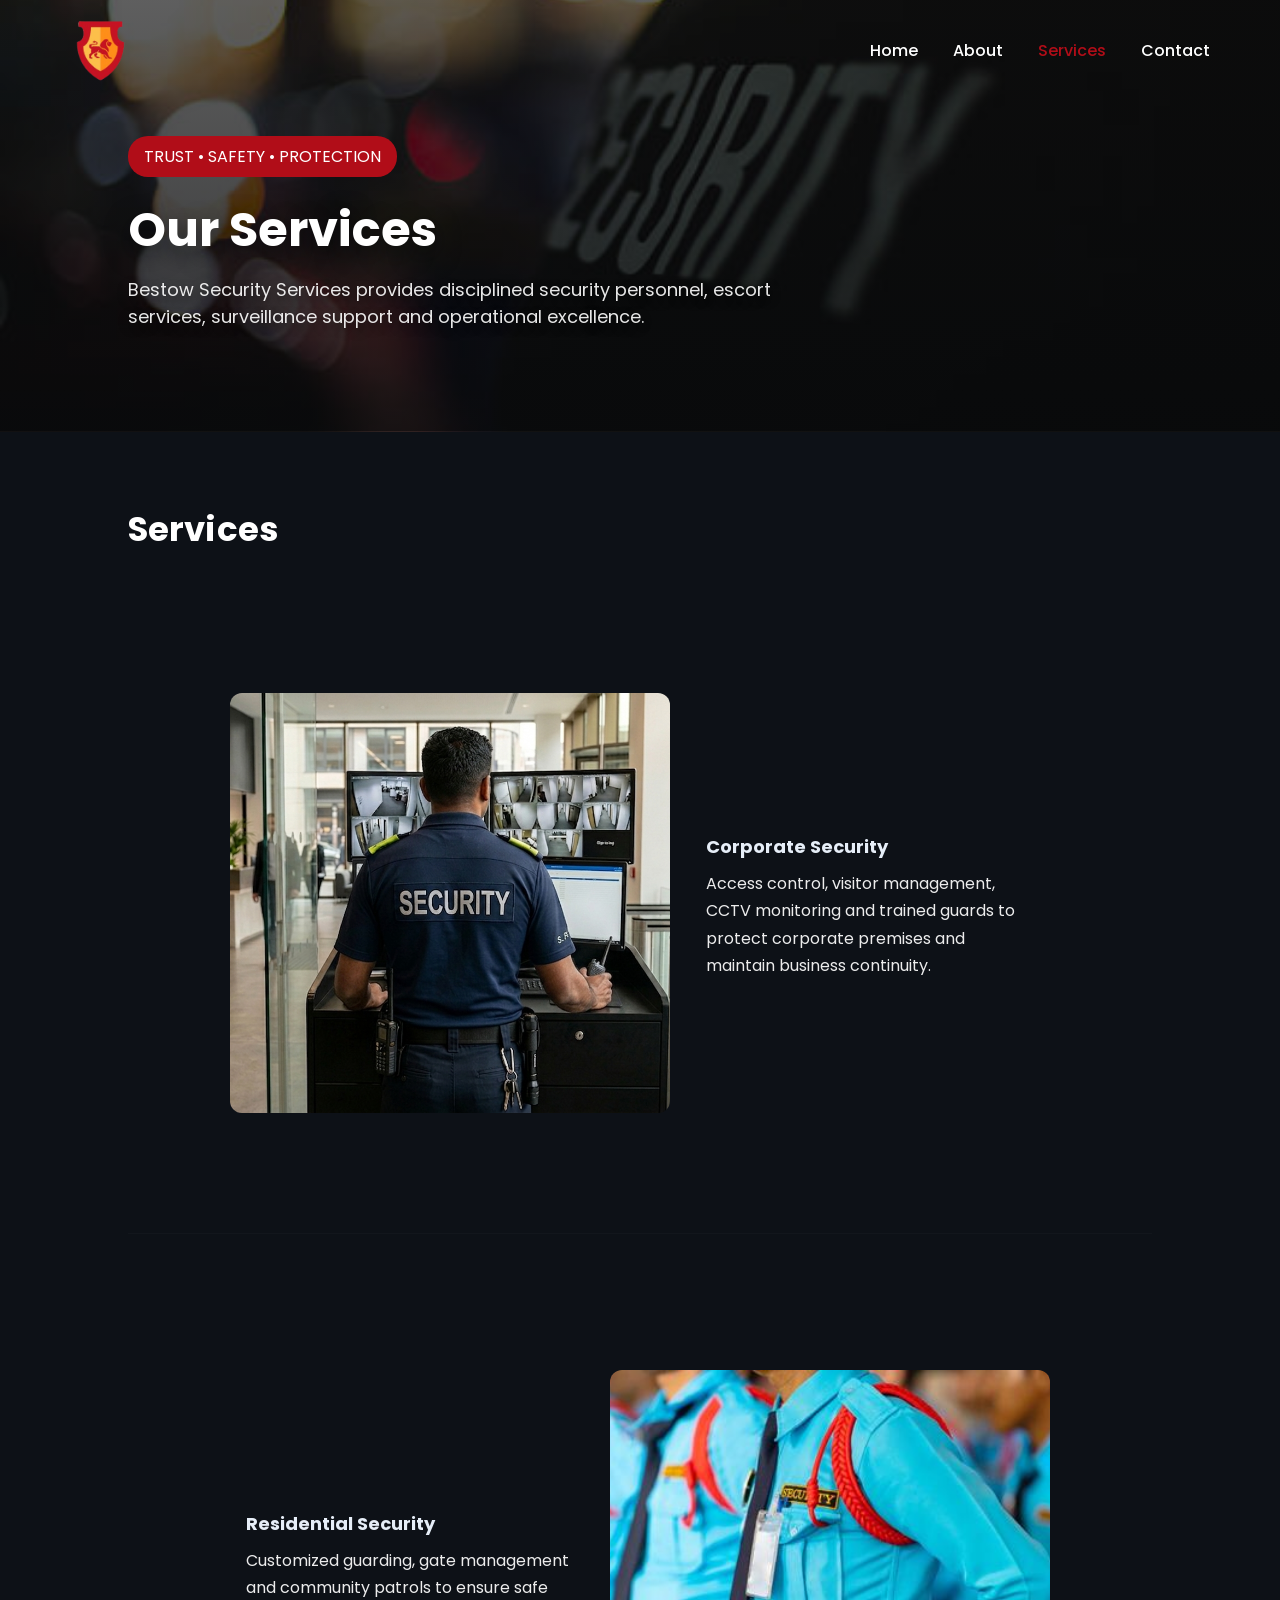
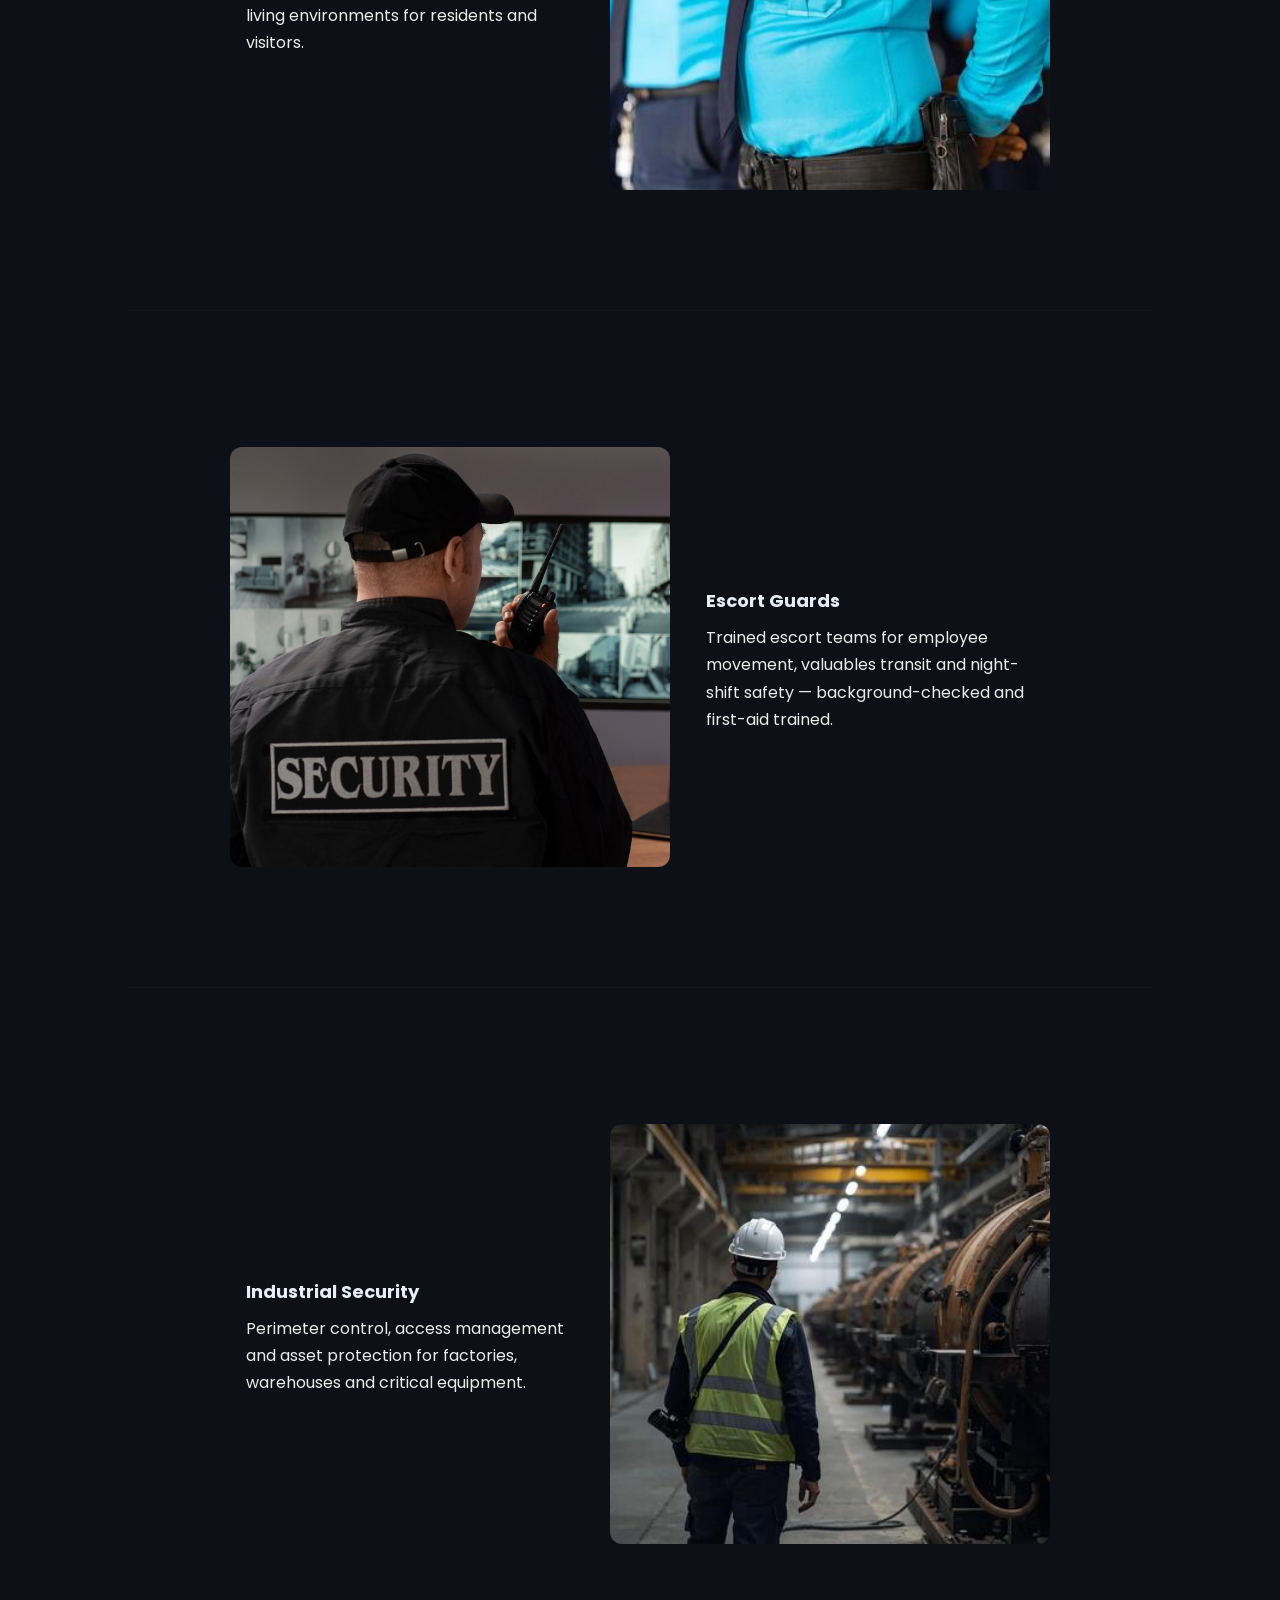
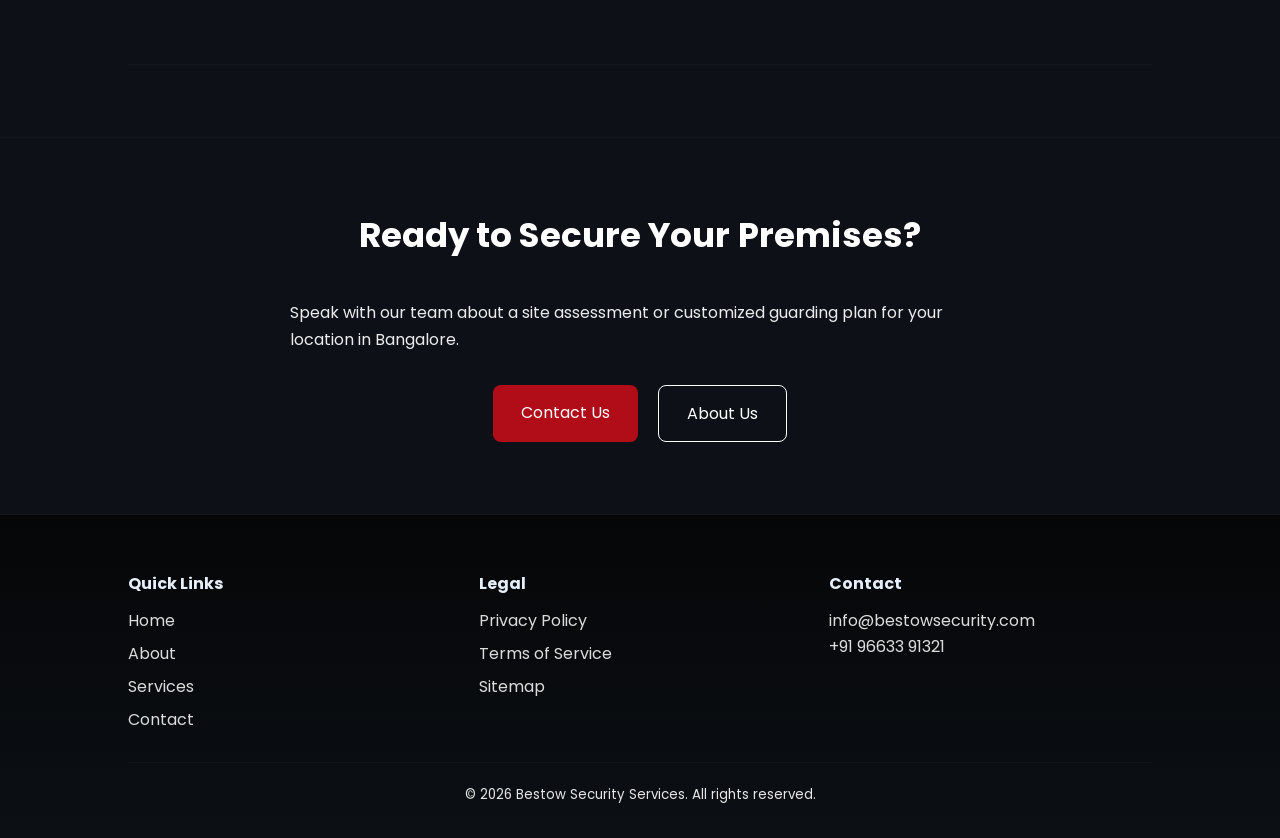
<file: services.html>
<!DOCTYPE html>
<html lang="en">
<head>
<meta charset="UTF-8">
<meta name="viewport" content="width=device-width,initial-scale=1">
<title>Services | Bestow Security Services</title>
<link rel="preconnect" href="https://fonts.googleapis.com">
<link rel="preconnect" href="https://fonts.gstatic.com" crossorigin>
<link href="https://fonts.googleapis.com/css2?family=Poppins:wght@300;400;600;700;800&display=swap" rel="stylesheet">
<link rel="stylesheet" href="styles.css">
<link rel="icon" href="assets/logo.png" type="image/png">
</head>
<body>

<nav id="navbar">
<div class="logo">
<a href="index.html"><img src="assets/logo.png" alt="Bestow Security Services"></a>
</div>
<ul>
<li><a href="index.html">Home</a></li>
<li><a href="about.html">About</a></li>
<li><a href="services.html" class="active">Services</a></li>
<li><a href="contact.html">Contact</a></li>
</ul>
</nav>

<section class="hero page-hero">
<div class="hero-content">
<span class="tag">TRUST • SAFETY • PROTECTION</span>
<h1>Our Services</h1>
<p>Bestow Security Services provides disciplined security personnel, escort services, surveillance support and operational excellence.</p>
</div>
</section>

<section class="about-page" id="services">
<div class="container">
<h2>Services</h2>
<div class="services-spotlights">
<section class="spotlight">
<div class="image"><img src="assets/service-1.jpg" alt="Corporate Security"></div>
<div class="content">
<h3>Corporate Security</h3>
<p>Access control, visitor management, CCTV monitoring and trained guards to protect corporate premises and maintain business continuity.</p>
</div>
</section>
<section class="spotlight">
<div class="image"><img src="assets/service-2.jpg" alt="Residential Security"></div>
<div class="content">
<h3>Residential Security</h3>
<p>Customized guarding, gate management and community patrols to ensure safe living environments for residents and visitors.</p>
</div>
</section>
<section class="spotlight">
<div class="image"><img src="assets/service-3.jpg" alt="Escort Guards"></div>
<div class="content">
<h3>Escort Guards</h3>
<p>Trained escort teams for employee movement, valuables transit and night-shift safety — background-checked and first-aid trained.</p>
</div>
</section>
<section class="spotlight">
<div class="image"><img src="assets/service-4.jpg" alt="Industrial Security"></div>
<div class="content">
<h3>Industrial Security</h3>
<p>Perimeter control, access management and asset protection for factories, warehouses and critical equipment.</p>
</div>
</section>
</div>
</div>
</section>

<section class="about-page">
<div class="container center">
<h2>Ready to Secure Your Premises?</h2>
<p class="section-intro">Speak with our team about a site assessment or customized guarding plan for your location in Bangalore.</p>
<div class="hero-buttons hero-buttons--center">
<a href="contact.html" class="btn-red">Contact Us</a>
<a href="about.html" class="btn-outline">About Us</a>
</div>
</div>
</section>

<footer class="site-footer">
<div class="container footer-grid">
<div class="footer-links">
<h4>Quick Links</h4>
<ul>
<li><a href="index.html">Home</a></li>
<li><a href="about.html">About</a></li>
<li><a href="services.html">Services</a></li>
<li><a href="contact.html">Contact</a></li>
</ul>
</div>
<div class="footer-legal">
<h4>Legal</h4>
<ul>
<li><a href="privacy.html">Privacy Policy</a></li>
<li><a href="terms.html">Terms of Service</a></li>
<li><a href="sitemap.html">Sitemap</a></li>
</ul>
</div>
<div class="footer-contact">
<h4>Contact</h4>
<p><a href="mailto:info@bestowsecurity.com">info@bestowsecurity.com</a></p>
<p><a href="tel:9663391321">+91 96633 91321</a></p>
</div>
</div>
<div class="footer-bottom">
<small>© <span id="currentYear"></span> Bestow Security Services. All rights reserved.</small>
</div>
</footer>

<script>document.getElementById('currentYear').textContent = new Date().getFullYear();</script>
<script src="script.js"></script>
</body>
</html>
</file>
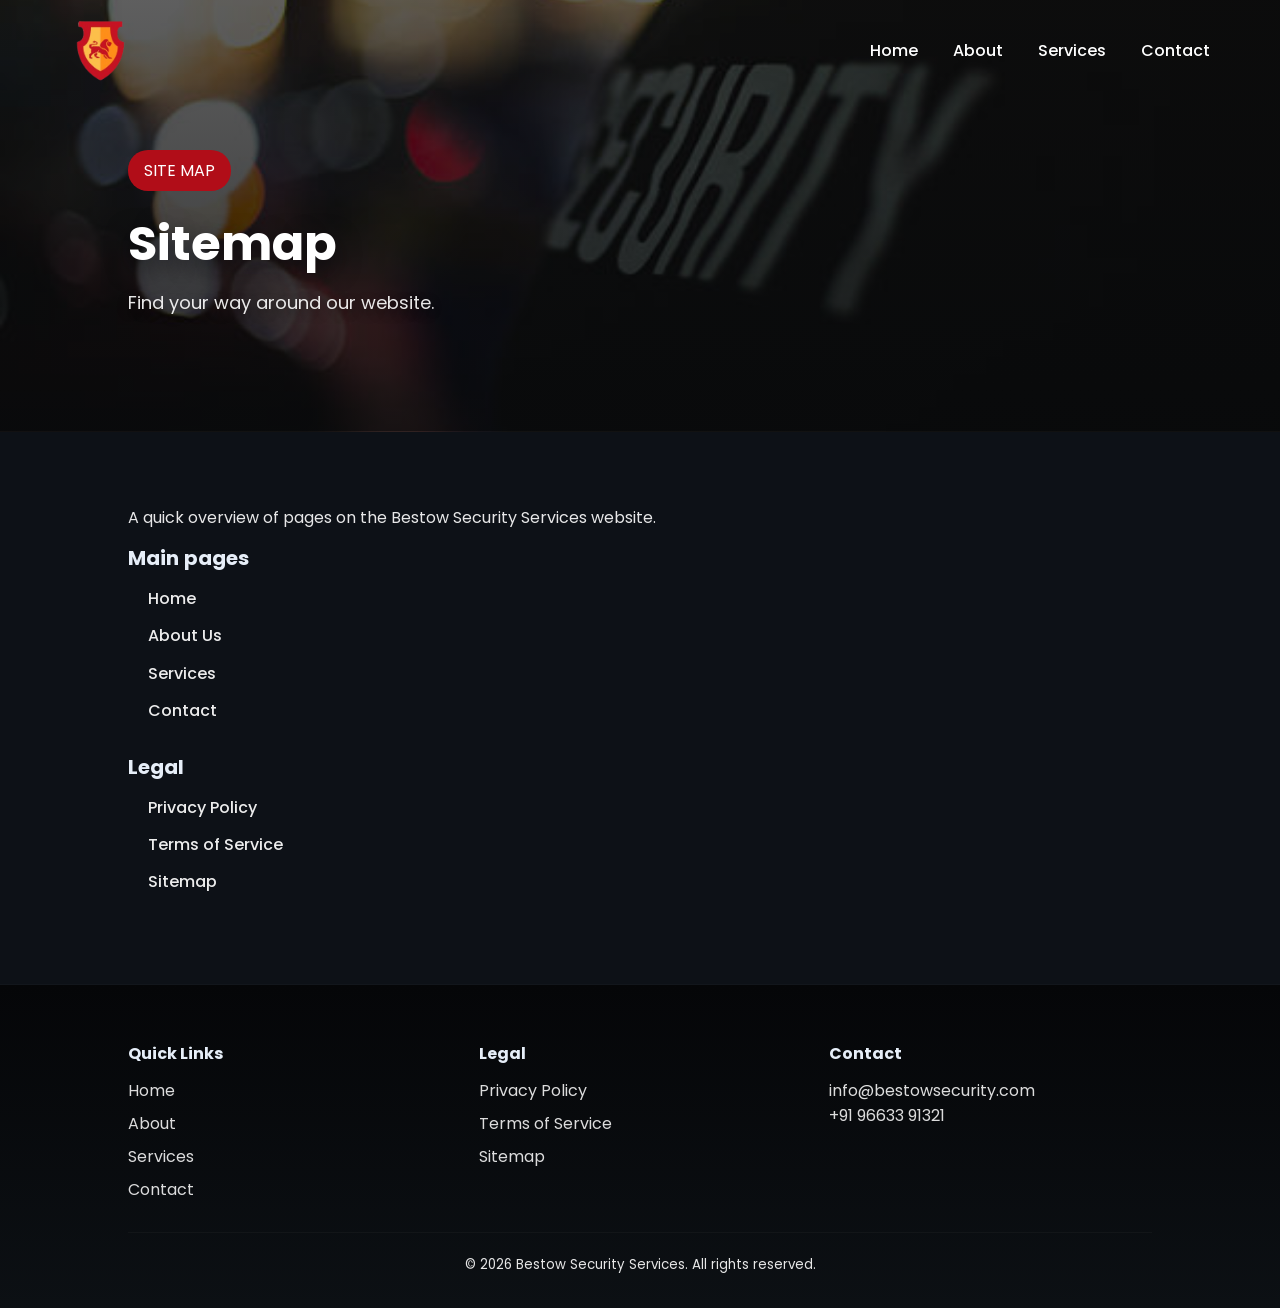
<file: sitemap.html>
<!DOCTYPE html>
<html lang="en">
<head>
<meta charset="UTF-8">
<meta name="viewport" content="width=device-width,initial-scale=1">
<title>Sitemap | Bestow Security Services</title>
<link rel="preconnect" href="https://fonts.googleapis.com">
<link rel="preconnect" href="https://fonts.gstatic.com" crossorigin>
<link href="https://fonts.googleapis.com/css2?family=Poppins:wght@300;400;600;700;800&display=swap" rel="stylesheet">
<link rel="stylesheet" href="styles.css">
<link rel="icon" href="assets/logo.png" type="image/png">
</head>
<body>

<nav id="navbar">
<div class="logo">
<a href="index.html"><img src="assets/logo.png" alt="Bestow Security Services"></a>
</div>
<ul>
<li><a href="index.html">Home</a></li>
<li><a href="about.html">About</a></li>
<li><a href="services.html">Services</a></li>
<li><a href="contact.html">Contact</a></li>
</ul>
</nav>

<section class="hero page-hero">
<div class="hero-content">
<span class="tag">SITE MAP</span>
<h1>Sitemap</h1>
<p>Find your way around our website.</p>
</div>
</section>

<section class="about-page legal-page">
<div class="container legal-content">

<p class="section-intro">A quick overview of pages on the Bestow Security Services website.</p>

<h2>Main pages</h2>
<ul class="sitemap-list">
<li><a href="index.html">Home</a></li>
<li><a href="about.html">About Us</a></li>
<li><a href="services.html">Services</a></li>
<li><a href="contact.html">Contact</a></li>
</ul>

<h2>Legal</h2>
<ul class="sitemap-list">
<li><a href="privacy.html">Privacy Policy</a></li>
<li><a href="terms.html">Terms of Service</a></li>
<li><a href="sitemap.html">Sitemap</a></li>
</ul>

</div>
</section>

<footer class="site-footer">
<div class="container footer-grid">
<div class="footer-links">
<h4>Quick Links</h4>
<ul>
<li><a href="index.html">Home</a></li>
<li><a href="about.html">About</a></li>
<li><a href="services.html">Services</a></li>
<li><a href="contact.html">Contact</a></li>
</ul>
</div>
<div class="footer-legal">
<h4>Legal</h4>
<ul>
<li><a href="privacy.html">Privacy Policy</a></li>
<li><a href="terms.html">Terms of Service</a></li>
<li><a href="sitemap.html">Sitemap</a></li>
</ul>
</div>
<div class="footer-contact">
<h4>Contact</h4>
<p><a href="mailto:info@bestowsecurity.com">info@bestowsecurity.com</a></p>
<p><a href="tel:9663391321">+91 96633 91321</a></p>
</div>
</div>
<div class="footer-bottom">
<small>&copy; <span id="currentYear"></span> Bestow Security Services. All rights reserved.</small>
</div>
</footer>

<script>document.getElementById('currentYear').textContent = new Date().getFullYear();</script>
<script src="script.js"></script>
</body>
</html>
</file>
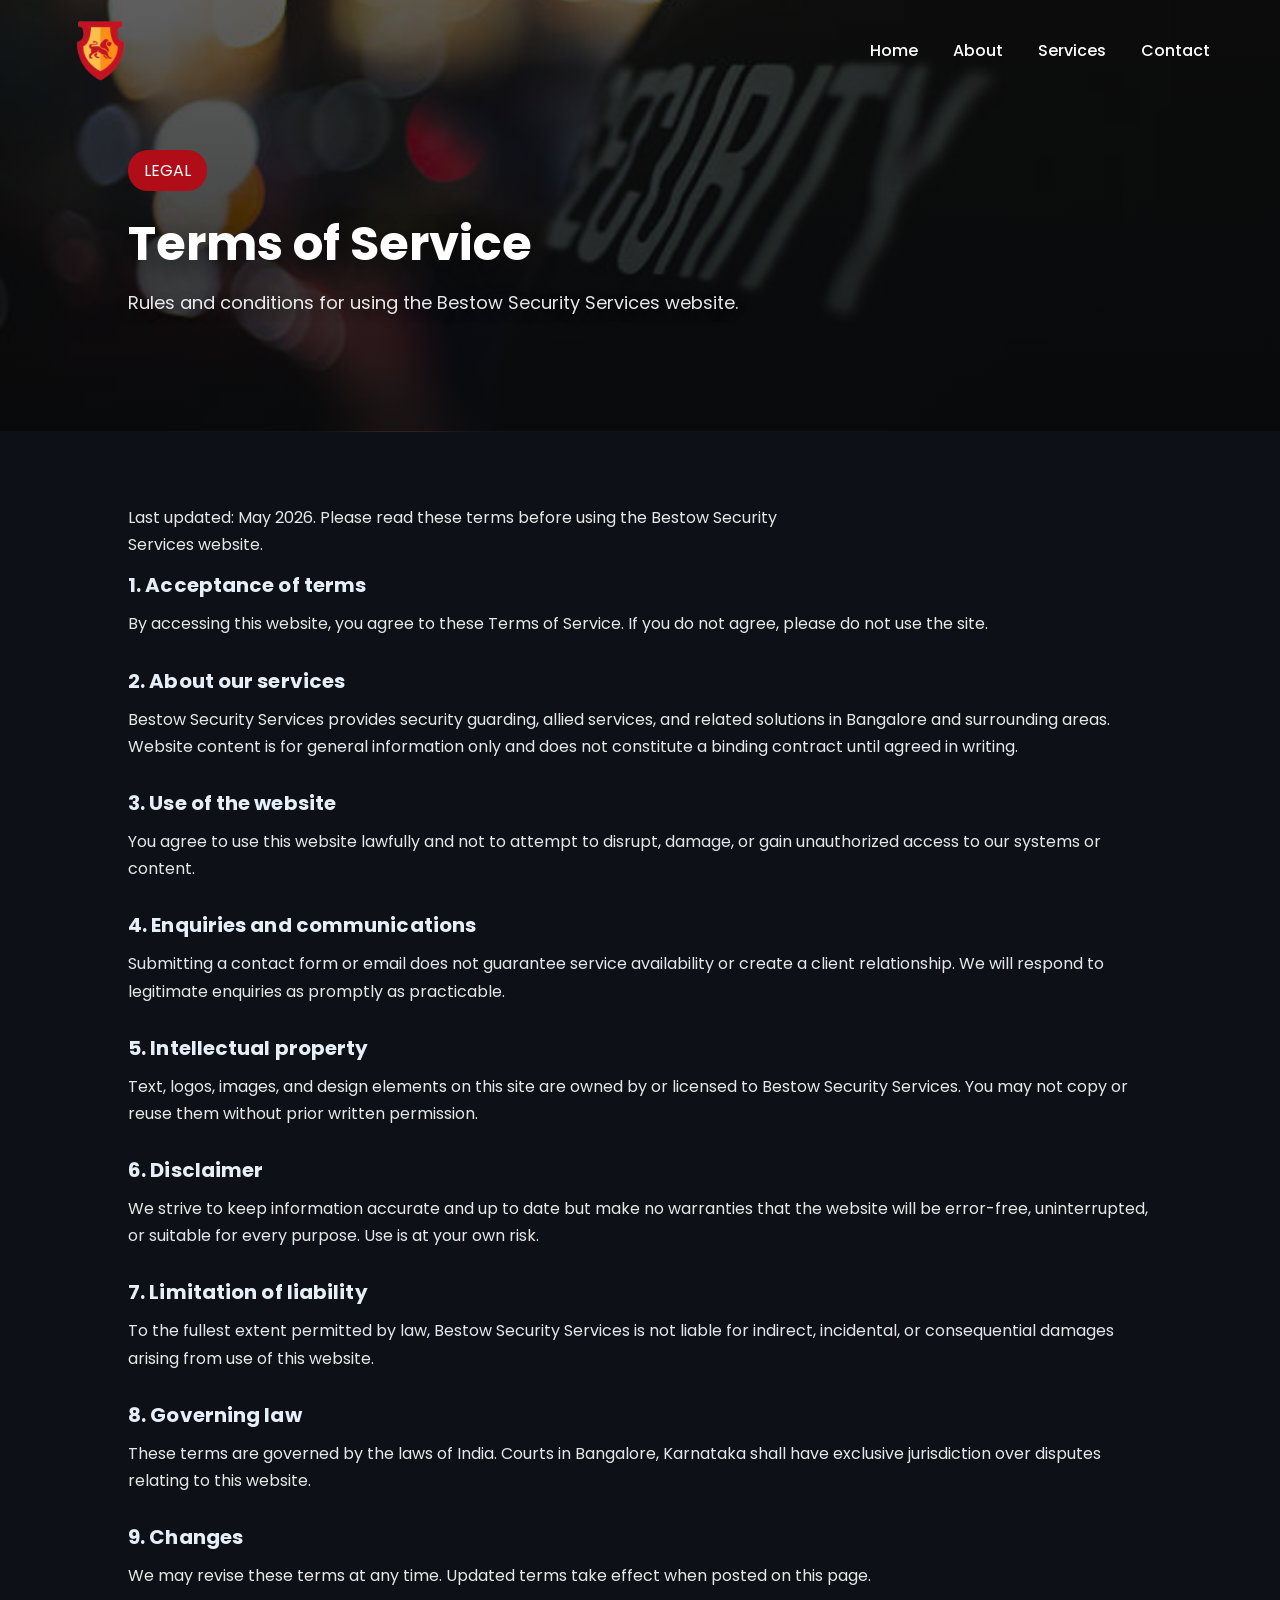
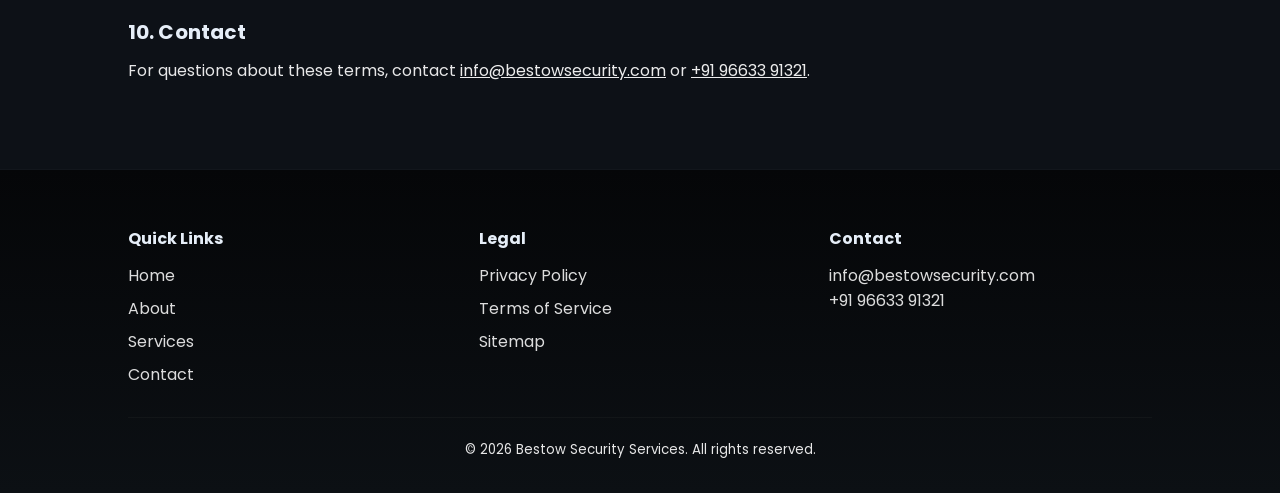
<file: terms.html>
<!DOCTYPE html>
<html lang="en">
<head>
<meta charset="UTF-8">
<meta name="viewport" content="width=device-width,initial-scale=1">
<title>Terms of Service | Bestow Security Services</title>
<link rel="preconnect" href="https://fonts.googleapis.com">
<link rel="preconnect" href="https://fonts.gstatic.com" crossorigin>
<link href="https://fonts.googleapis.com/css2?family=Poppins:wght@300;400;600;700;800&display=swap" rel="stylesheet">
<link rel="stylesheet" href="styles.css">
<link rel="icon" href="assets/logo.png" type="image/png">
</head>
<body>

<nav id="navbar">
<div class="logo">
<a href="index.html"><img src="assets/logo.png" alt="Bestow Security Services"></a>
</div>
<ul>
<li><a href="index.html">Home</a></li>
<li><a href="about.html">About</a></li>
<li><a href="services.html">Services</a></li>
<li><a href="contact.html">Contact</a></li>
</ul>
</nav>

<section class="hero page-hero">
<div class="hero-content">
<span class="tag">LEGAL</span>
<h1>Terms of Service</h1>
<p>Rules and conditions for using the Bestow Security Services website.</p>
</div>
</section>

<section class="about-page legal-page">
<div class="container legal-content">

<p class="section-intro">Last updated: May 2026. Please read these terms before using the Bestow Security Services website.</p>

<h2>1. Acceptance of terms</h2>
<p>By accessing this website, you agree to these Terms of Service. If you do not agree, please do not use the site.</p>

<h2>2. About our services</h2>
<p>Bestow Security Services provides security guarding, allied services, and related solutions in Bangalore and surrounding areas. Website content is for general information only and does not constitute a binding contract until agreed in writing.</p>

<h2>3. Use of the website</h2>
<p>You agree to use this website lawfully and not to attempt to disrupt, damage, or gain unauthorized access to our systems or content.</p>

<h2>4. Enquiries and communications</h2>
<p>Submitting a contact form or email does not guarantee service availability or create a client relationship. We will respond to legitimate enquiries as promptly as practicable.</p>

<h2>5. Intellectual property</h2>
<p>Text, logos, images, and design elements on this site are owned by or licensed to Bestow Security Services. You may not copy or reuse them without prior written permission.</p>

<h2>6. Disclaimer</h2>
<p>We strive to keep information accurate and up to date but make no warranties that the website will be error-free, uninterrupted, or suitable for every purpose. Use is at your own risk.</p>

<h2>7. Limitation of liability</h2>
<p>To the fullest extent permitted by law, Bestow Security Services is not liable for indirect, incidental, or consequential damages arising from use of this website.</p>

<h2>8. Governing law</h2>
<p>These terms are governed by the laws of India. Courts in Bangalore, Karnataka shall have exclusive jurisdiction over disputes relating to this website.</p>

<h2>9. Changes</h2>
<p>We may revise these terms at any time. Updated terms take effect when posted on this page.</p>

<h2>10. Contact</h2>
<p>For questions about these terms, contact <a href="mailto:info@bestowsecurity.com">info@bestowsecurity.com</a> or <a href="tel:9663391321">+91 96633 91321</a>.</p>

</div>
</section>

<footer class="site-footer">
<div class="container footer-grid">
<div class="footer-links">
<h4>Quick Links</h4>
<ul>
<li><a href="index.html">Home</a></li>
<li><a href="about.html">About</a></li>
<li><a href="services.html">Services</a></li>
<li><a href="contact.html">Contact</a></li>
</ul>
</div>
<div class="footer-legal">
<h4>Legal</h4>
<ul>
<li><a href="privacy.html">Privacy Policy</a></li>
<li><a href="terms.html">Terms of Service</a></li>
<li><a href="sitemap.html">Sitemap</a></li>
</ul>
</div>
<div class="footer-contact">
<h4>Contact</h4>
<p><a href="mailto:info@bestowsecurity.com">info@bestowsecurity.com</a></p>
<p><a href="tel:9663391321">+91 96633 91321</a></p>
</div>
</div>
<div class="footer-bottom">
<small>&copy; <span id="currentYear"></span> Bestow Security Services. All rights reserved.</small>
</div>
</footer>

<script>document.getElementById('currentYear').textContent = new Date().getFullYear();</script>
<script src="script.js"></script>
</body>
</html>
</file>
<file: styles.css>
*{
margin:0;
padding:0;
box-sizing:border-box;
font-family:Poppins,sans-serif;
}

html{
scroll-behavior:smooth;
}

body{
background:#0d1117;
color:white;
}

nav{

position:fixed;

width:100%;

display:flex;

justify-content:space-between;

align-items:center;

padding:18px 70px;

z-index:1000;

transition:.3s;

}

.scrolled{

background:rgba(0,0,0,.92);

backdrop-filter:blur(8px);

}

.logo img{

height:65px;

width:auto;

}

.logo a{
display:block;
line-height:0;
}


nav ul{

display:flex;

gap:35px;

list-style:none;

}

nav a{

color:white;

text-decoration:none;

font-weight:500;

}


.hero{

height:100vh;

background:
linear-gradient(rgba(0,0,0,.60), rgba(0,0,0,.60)),
url("assets/hero-security-dark.jpg");

background-size:cover;

background-position:center;

display:flex;

align-items:center;

padding:0 10%;
position:relative;
}

.hero::after{
	content:"";
	position:absolute;
	inset:0;
	/* slightly brighter overlay to lift the hero image a bit */
	background:linear-gradient(180deg, rgba(6,8,10,0.08), rgba(6,8,10,0.55));
	pointer-events:none;
}

.hero-content{
max-width:750px;
animation:fadeUp 1s ease;
position:relative;
z-index:1;
}

.hero h1{ text-shadow:0 8px 24px rgba(2,6,12,0.6); }

.hero p{ text-shadow:0 4px 12px rgba(2,6,12,0.45); }

.tag{

background:#b10d18;

padding:8px 16px;

border-radius:20px;

display:inline-block;

margin-bottom:25px;
}

.hero h1{

font-size:64px;

line-height:1.1;

margin-bottom:25px;
}

.hero p{

font-size:20px;

opacity:.9;

margin-bottom:35px;
}

.hero-buttons{

display:flex;

gap:20px;
}

.btn-red{

padding:15px 28px;

background:#b10d18;

border-radius:8px;

color:white;

text-decoration:none;
}

.btn-outline{

padding:15px 28px;

border:1px solid white;

border-radius:8px;

text-decoration:none;

color:white;
}

section{

padding:120px 10%;
border-bottom:1px solid rgba(255,255,255,0.02);
}

.container{

max-width:1200px;

margin:auto;
}

.split{

display:grid;

grid-template-columns:2fr 1fr;

gap:50px;
}

/* Home page #about section */
#about h2{
	font-size:28px;
	margin-bottom:18px;
}

/* General section heading style to look less "AI-generated" */
section h2{
	font-size:34px;
	letter-spacing:0.1px;
	margin-bottom:18px;
	color: #ffffff;
}

.section-intro{
	color:rgba(255,255,255,0.88);
	margin-bottom:18px;
	max-width:70ch;
}

#about h3{
	font-size:18px;
	margin-top:18px;
	margin-bottom:10px;
	color:#e6eef8;
}

#about p{
	color:rgba(255,255,255,0.92);
	line-height:1.7;
	margin-bottom:12px;
}

.container.split{
	align-items:start;
	gap:40px;
}

.about-card{
	position:relative;
	background:linear-gradient(180deg, #0f1620, #131922);
	padding:28px;
	border-radius:12px;
	box-shadow:0 6px 18px rgba(2,6,12,0.45);
	border:1px solid rgba(255,255,255,0.03);
}

.about-card ul{
	margin-top:18px;
	padding-left:20px;
}

.about-card li{
	margin-bottom:10px;
	color:rgba(255,255,255,0.9);
}

/* Accent vertical bar on large screens */
.about-card::before{
	content:"";
	display:block;
	width:6px;
	height:100%;
	background:#b10d18;
	border-radius:6px;
	position:absolute;
	left:-18px;
	/* lift the red accent slightly upward */
	top:-8px;
	height:calc(100% + 12px);
}

/* Wrap the split so the ::before positions correctly */
.container.split{ position:relative; }

/* Responsive: stack columns on small screens */
@media (max-width:900px){
	.split{ display:block; }
	.about-card::before{ display:none; }
	.hero h1{ font-size:44px; }
	.page-hero h1{ font-size:36px; }
	.page-hero{ padding-top:110px; padding-bottom:48px; }
	.about-page{ padding:56px 6%; }
	section{ padding:80px 6%; }
	.service{ padding-left:28px; }
	.service::before{ left:12px; }
	.footer-grid{ grid-template-columns:1fr; }
	.site-footer{ padding:36px 6% 28px; }
}

.grid{

display:grid;

grid-template-columns:
repeat(auto-fit,minmax(280px,1fr));

gap:25px;

margin-top:50px;
}

.service{

background:#171d25;

padding:35px;

border-radius:18px;

transition:.3s;
}

.service{ position:relative; padding-left:38px; }

.service::before{
	content:"";
	position:absolute;
	left:16px;
	top:16px;
	width:4px;
	height:calc(100% - 32px);
	background:#b10d18;
	border-radius:4px;
	opacity:0.95;
	transform:translateX(-8px);
	transition:transform .22s ease;
}

.service:hover::before{ transform:translateX(0); }

.service h3{ font-size:20px; margin-bottom:10px; color:#fff; font-weight:700; }

.service p{ color:rgba(255,255,255,0.88); line-height:1.6; margin:0; }

#contact p{
margin-bottom:30px;
}

.center{
display:flex;
flex-direction:column;
align-items:center;
gap:20px;
}

/* Site footer — full-width band (not a centered box) */
.site-footer{
	width:100%;
	max-width:none;
	margin:0;
	box-sizing:border-box;
	background:linear-gradient(180deg,#050608,#0c1014);
	color:rgba(255,255,255,0.9);
	padding:56px 10% 32px;
}

.site-footer .container{
	max-width:1200px;
	width:100%;
	margin:0 auto;
	padding:0;
}

.footer-grid{
	display:grid;
	grid-template-columns:repeat(3,1fr);
	gap:28px;
	align-items:start;
	justify-items:stretch;
}

.site-footer h4{ margin-bottom:12px; color:#e6eef8; font-size:16px; }

.site-footer ul{ list-style:none; padding:0; margin:0; }

.site-footer a{ color:rgba(255,255,255,0.86); text-decoration:none; }
.site-footer a:hover{ color:#b10d18; }

.site-footer li{ margin-bottom:8px; }

.footer-contact p{ line-height:1.6; }

.footer-bottom{
	text-align:center;
	margin-top:22px;
	padding-top:18px;
	border-top:1px solid rgba(255,255,255,0.03);
	max-width:1200px;
	margin-left:auto;
	margin-right:auto;
}


@keyframes fadeUp{

from{

opacity:0;
transform:translateY(40px);

}

to{

opacity:1;
transform:translateY(0);

}

}

/* Contact tweaks */
#contact p{ color:rgba(255,255,255,0.95); }

/* Contact form + map layout */
.contact-grid{
	display:grid;
	/* expand form column a bit while keeping side spacing (not full width) */
	grid-template-columns:1.6fr 1fr;
	gap:22px;
	align-items:stretch;
	margin-top:22px;
}

.contact-form{ background:#0f1620; padding:22px; border-radius:12px; border:1px solid rgba(255,255,255,0.03); }
.contact-form label{ display:block; margin-bottom:14px; }
.contact-form label span{ display:block; font-size:13px; color:rgba(255,255,255,0.8); margin-bottom:6px; }
.contact-form input,.contact-form textarea{ width:100%; padding:12px 14px; border-radius:8px; border:1px solid rgba(255,255,255,0.06); background:transparent; color:rgba(255,255,255,0.95); }
.contact-form input::placeholder,.contact-form textarea::placeholder{ color:rgba(255,255,255,0.45); }
.form-actions{ display:flex; gap:12px; margin-top:8px; }

.contact-map{ min-height:320px; border-radius:12px; overflow:hidden; box-shadow:0 6px 20px rgba(2,6,12,0.6); border:1px solid rgba(255,255,255,0.03); }

@media(max-width:900px){
	.contact-grid{ grid-template-columns:1fr; }
	.contact-map{ min-height:220px; }
}

.service:hover{ transform:translateY(-6px); background:#1c2630; }

.services-spotlights{ display:flex; flex-direction:column; gap:16px; margin-top:12px; }
.spotlight{ display:flex; gap:20px; align-items:stretch; background:transparent; }
.spotlight .image{ flex:1 1 55%; min-height:420px; overflow:hidden; border-radius:12px; }
.spotlight .image img{ width:100%; height:100%; object-fit:cover; display:block; }
.spotlight .content{ flex:1 1 45%; display:flex; flex-direction:column; justify-content:center; padding:20px 16px; }
.spotlight h3{ font-size:26px; margin-bottom:12px; color:#fff; }
.spotlight p{ color:rgba(255,255,255,0.92); line-height:1.7; margin:0; }


@media(min-width:1200px){
	.spotlight:nth-child(even){ flex-direction:row-reverse; }
}

@media(max-width:1199px){
	.spotlight{ flex-direction:column; }
	.spotlight .image{ min-height:260px; }
	.services-spotlights{ gap:12px; }
	.spotlight{ gap:12px; }
	.spotlight .content{ padding:14px 0; }
}

/* Inner pages (About) */
.page-hero{
	min-height:48vh;
	height:auto;
	padding-top:130px;
	padding-bottom:60px;
}

.page-hero h1{
	font-size:48px;
	line-height:1.15;
	margin-bottom:18px;
}

.page-hero p{
	font-size:18px;
	max-width:65ch;
}

.about-page{
	padding:72px 10%;
}

.about-page h3{
	font-size:18px;
	margin-top:18px;
	margin-bottom:10px;
	color:#e6eef8;
}

.about-page p,
.about-page li{
	color:rgba(255,255,255,0.92);
	line-height:1.7;
}

.about-page p{ margin-bottom:12px; }

.about-page ul{
	margin:12px 0 16px 20px;
}

.about-page .grid{
	margin-top:28px;
}

.about-card h3:not(:first-child){
	margin-top:22px;
}

.about-note{
	margin-top:24px;
	margin-bottom:0;
}

.about-image{
	border-radius:12px;
	overflow:hidden;
	margin-top:20px;
	box-shadow:0 8px 24px rgba(2,6,12,0.5);
}

.about-image img{
	width:100%;
	height:280px;
	object-fit:cover;
	display:block;
}

.about-values{
	display:grid;
	grid-template-columns:repeat(auto-fit,minmax(220px,1fr));
	gap:16px;
	margin-top:24px;
}

.value-card{
	background:#171d25;
	border:1px solid rgba(255,255,255,0.04);
	border-radius:12px;
	padding:20px;
}

.value-card h4{
	color:#fff;
	margin-bottom:8px;
	font-size:16px;
}

.value-card p{
	margin:0;
	font-size:14px;
	color:rgba(255,255,255,0.88);
}

.hero-buttons--center{
	justify-content:center;
}

nav a.active{
	color:#b10d18;
}

.contact-details{
	display:grid;
	grid-template-columns:repeat(auto-fit,minmax(260px,1fr));
	gap:20px;
	margin-bottom:28px;
}

.contact-details .about-card p{
	margin-bottom:8px;
}

.contact-details .about-card p a{
	color:rgba(255,255,255,0.92);
	text-decoration:none;
}

.contact-details .about-card p a:hover{
	color:#b10d18;
}

.legal-content h2{
	font-size:20px;
	margin-top:28px;
	margin-bottom:10px;
	color:#e6eef8;
}

.legal-content h2:first-of-type{
	margin-top:8px;
}

.legal-content p,
.legal-content li{
	color:rgba(255,255,255,0.9);
	line-height:1.7;
	margin-bottom:12px;
}

.legal-content a{
	color:rgba(255,255,255,0.92);
}

.legal-content a:hover{
	color:#b10d18;
}

.sitemap-list{
	list-style:none;
	padding:0;
	margin:0 0 20px;
}

.sitemap-list li{
	margin-bottom:10px;
}

.sitemap-list a{
	text-decoration:none;
	font-weight:500;
}
</file>
